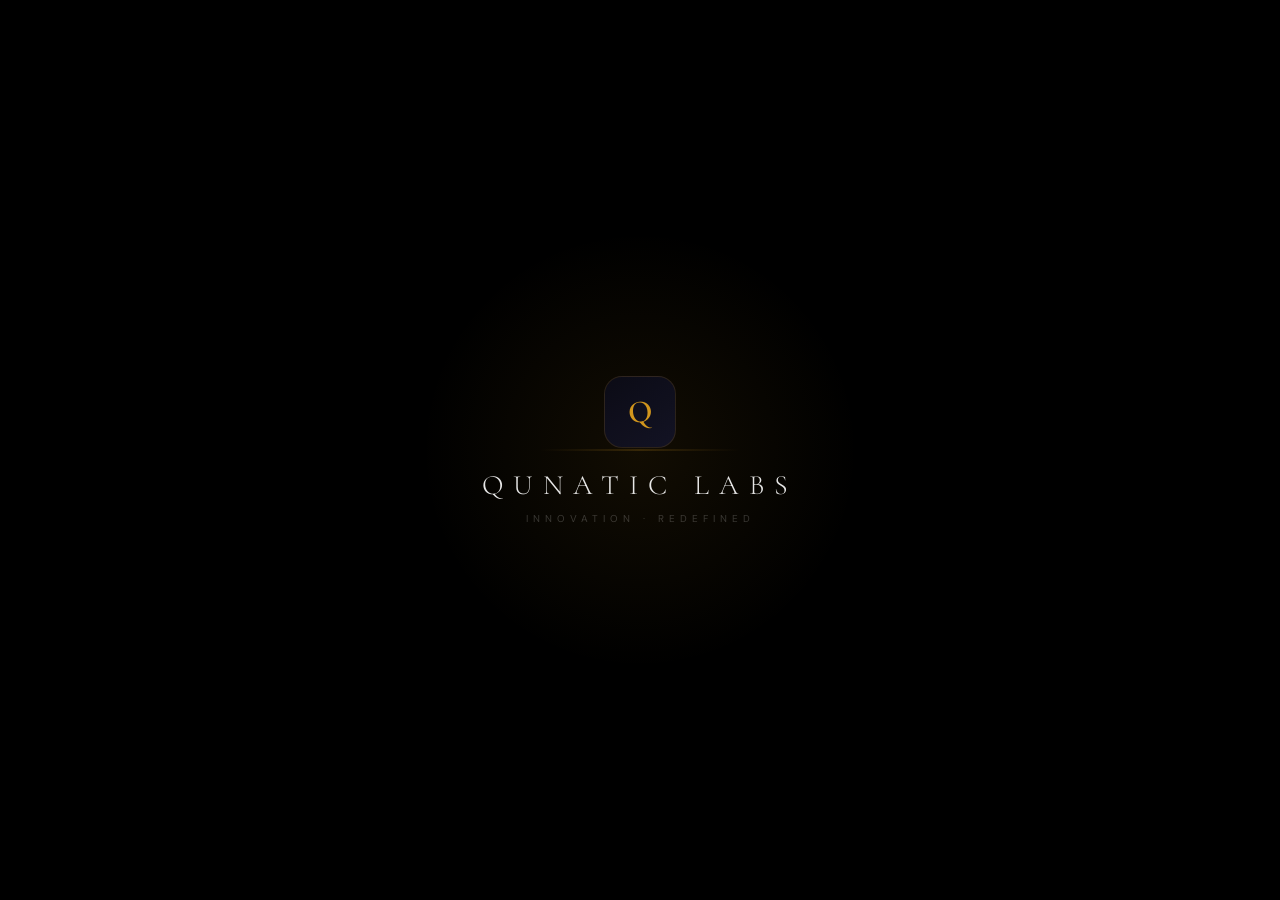
<file: 01-splash-onboarding.html>
<!DOCTYPE html>
<html lang="en">

<head>
    <meta charset="UTF-8">
    <meta name="viewport"
        content="width=device-width,initial-scale=1,maximum-scale=1,user-scalable=no,viewport-fit=cover">
    <meta name="theme-color" content="#1A1108">
    <meta name="description" content="POTENTRIX — Think. Create. Achieve.">
    <title>POTENTRIX — Welcome</title>
    <link rel="dns-prefetch" href="https://fonts.googleapis.com">
    <link rel="preconnect" href="https://fonts.googleapis.com">
    <link rel="preconnect" href="https://fonts.gstatic.com" crossorigin>
    <link
        href="https://fonts.googleapis.com/css2?family=Cormorant+Garamond:wght@300;400;600&family=DM+Sans:opsz,wght@9..40,300;9..40,400;9..40,500&display=swap"
        rel="stylesheet" media="print" onload="this.media='all'">
    <noscript><link rel="stylesheet" href="https://fonts.googleapis.com/css2?family=Cormorant+Garamond:wght@300;400;600&family=DM+Sans:opsz,wght@9..40,300;9..40,400;9..40,500&display=swap"></noscript>
    <link rel="manifest" href="manifest.json">
    <link rel="apple-touch-icon" href="data:image/svg+xml,<svg xmlns='http://www.w3.org/2000/svg' viewBox='0 0 180 180'><rect width='180' height='180' rx='40' fill='%231A1108'/><text x='90' y='115' font-size='100' text-anchor='middle' fill='%23E6A520'>P</text></svg>">
    <meta property="og:type" content="website">
    <meta property="og:title" content="POTENTRIX — Welcome">
    <meta property="og:description" content="Think. Create. Achieve. — Your Advanced AI Companion">
    <meta name="twitter:card" content="summary">
    <link rel="stylesheet" href="styles.css">
    <style>
        /* ===== CINEMATIC INTRO — CLEAN & PREMIUM ===== */
        .cinema {
            position: fixed; inset: 0; z-index: 999;
            background: #000;
            display: flex; align-items: center; justify-content: center;
            overflow: hidden
        }
        .cinema--out {
            animation: cinema-out 1.4s cubic-bezier(.4,0,.2,1) forwards
        }
        @keyframes cinema-out {
            0%   { opacity: 1 }
            100% { opacity: 0; visibility: hidden }
        }

        /* Ambient glow — single subtle light behind content */
        .cinema__glow {
            position: absolute;
            width: 340px; height: 340px;
            border-radius: 50%;
            top: 50%; left: 50%;
            transform: translate(-50%, -50%);
            background: radial-gradient(circle, rgba(230,165,32,.08), transparent 70%);
            opacity: 0;
            transition: opacity 2s ease, transform 4s ease;
            pointer-events: none
        }
        .cinema__glow--on {
            opacity: 1;
            transform: translate(-50%, -50%) scale(1.3)
        }
        .cinema__glow--bright {
            background: radial-gradient(circle, rgba(230,165,32,.14), rgba(0,255,136,.04) 50%, transparent 70%);
            transform: translate(-50%, -50%) scale(1.8) !important;
            transition: opacity 1.5s ease, transform 2s ease, background 1.5s ease !important
        }

        /* Thin horizontal rule */
        .cinema__rule {
            position: absolute;
            top: 50%; left: 50%;
            transform: translate(-50%, -50%);
            width: 0; height: 1px;
            background: linear-gradient(90deg, transparent, rgba(230,165,32,.35), transparent);
            z-index: 1;
            transition: width 1.2s cubic-bezier(.4,0,.2,1)
        }
        .cinema__rule--on { width: 200px }
        .cinema__rule--wide { width: 300px; background: linear-gradient(90deg, transparent, rgba(0,255,136,.25), transparent) }
        .cinema__rule--off {
            opacity: 0;
            transition: opacity .6s ease, width 1.2s cubic-bezier(.4,0,.2,1)
        }

        /* ── Qunatic Labs ── */
        .cinema__studio {
            position: relative; z-index: 2;
            text-align: center;
            opacity: 0;
            transform: translateY(6px);
            transition: opacity 1s ease, transform 1s cubic-bezier(.4,0,.2,1)
        }
        .cinema__studio--in {
            opacity: 1; transform: translateY(0)
        }
        .cinema__studio--out {
            opacity: 0; transform: translateY(-6px);
            transition: opacity .8s ease, transform .8s ease
        }

        .cinema__studio-icon {
            width: 72px; height: 72px;
            border-radius: 18px;
            background: linear-gradient(145deg, #0c0c18, #141428);
            border: 1px solid rgba(230,165,32,.15);
            display: flex; align-items: center; justify-content: center;
            margin: 0 auto 20px;
            font-size: 32px; font-weight: 600;
            font-family: var(--font-d);
            color: var(--gold);
            opacity: .9
        }

        .cinema__studio-name {
            font-family: var(--font-d);
            font-size: 28px; font-weight: 300;
            color: rgba(255,255,255,.9);
            letter-spacing: 10px;
            text-transform: uppercase;
            margin-bottom: 10px
        }

        .cinema__studio-tag {
            font-size: 10px;
            color: rgba(255,255,255,.2);
            letter-spacing: 5px;
            text-transform: uppercase
        }

        /* ── POTENTRIX ── */
        .cinema__product {
            position: absolute; z-index: 2;
            text-align: center;
            opacity: 0;
            transform: scale(.95);
            transition: opacity 1.2s ease, transform 1.2s cubic-bezier(.4,0,.2,1)
        }
        .cinema__product--in {
            opacity: 1; transform: scale(1)
        }

        .cinema__ptx-logo {
            width: 96px; height: 96px;
            border-radius: 24px;
            background: conic-gradient(from 0deg, var(--gold), var(--accent), var(--gold-lt), var(--gold));
            display: flex; align-items: center; justify-content: center;
            margin: 0 auto 24px;
            box-shadow: 0 0 60px rgba(0,255,136,.12), 0 0 120px rgba(230,165,32,.08)
        }
        .cinema__ptx-letter {
            font-family: var(--font-d);
            font-size: 48px; font-weight: 600;
            color: var(--surface)
        }
        .cinema__ptx-name {
            font-family: var(--font-d);
            font-size: 36px; font-weight: 300;
            color: var(--gold-lt);
            letter-spacing: 8px;
            margin-bottom: 10px
        }
        .cinema__ptx-sub {
            font-size: 11px;
            color: rgba(0,255,136,.5);
            letter-spacing: 4px;
            text-transform: uppercase;
            opacity: 0;
            transform: translateY(6px);
            transition: opacity .8s ease .3s, transform .8s ease .3s
        }
        .cinema__ptx-sub--in {
            opacity: 1; transform: translateY(0)
        }

        .app { overflow: hidden; opacity: 0; transition: opacity .6s ease }
        /* SKIP */

        .skip {
            position: absolute;
            top: calc(var(--safe-t) + 12px);
            right: 16px;
            z-index: 10;
            font-size: 14px;
            color: var(--text-3);
            padding: 8px 16px;
            border-radius: 20px;
            min-height: 44px;
            display: flex;
            align-items: center;
            transition: color .15s
        }

        .skip:hover {
            color: var(--text-1)
        }

        /* SLIDES */

        .slides {
            flex: 1;
            display: flex;
            transition: transform .5s var(--spring);
            will-change: transform
        }

        .slide {
            flex: 0 0 100%;
            display: flex;
            flex-direction: column;
            align-items: center;
            justify-content: center;
            padding: 0 32px;
            text-align: center
        }

        /* SLIDE 1 — WELCOME */

        .hex-logo {
            width: 120px;
            height: 120px;
            border-radius: 24px;
            background: conic-gradient(from 0deg, var(--gold), var(--accent), var(--gold-lt), var(--gold));
            display: flex;
            align-items: center;
            justify-content: center;
            margin-bottom: 32px;
            animation: hex-spin 8s linear infinite, hex-float 3s ease-in-out infinite;
            box-shadow: 0 0 40px rgba(0, 255, 136, .15), 0 0 80px rgba(230, 165, 32, .1)
        }

        .hex-logo__letter {
            font-family: var(--font-d);
            font-size: 56px;
            font-weight: 600;
            color: var(--surface);
            text-shadow: 0 0 8px rgba(0, 0, 0, .3)
        }

        .welcome-title {
            font-family: var(--font-d);
            font-size: 36px;
            font-weight: 300;
            color: var(--gold-lt);
            margin-bottom: 12px;
            opacity: 0;
            animation: fade-up .6s var(--spring) .3s forwards
        }

        .welcome-sub {
            font-size: 15px;
            color: var(--text-2);
            line-height: 1.6;
            max-width: 300px;
            opacity: 0;
            animation: fade-up .6s var(--spring) .5s forwards
        }

        .welcome-tag {
            font-size: 12px;
            color: var(--accent);
            letter-spacing: 2px;
            text-transform: uppercase;
            margin-top: 24px;
            opacity: 0;
            animation: fade-up .6s var(--spring) .7s forwards
        }

        /* SLIDE 2 — LANGUAGE */

        .slide-title {
            font-family: var(--font-d);
            font-size: 28px;
            font-weight: 300;
            color: var(--gold-lt);
            margin-bottom: 8px
        }

        .slide-desc {
            font-size: 14px;
            color: var(--text-3);
            margin-bottom: 32px
        }

        .lang-cards {
            display: flex;
            flex-direction: column;
            gap: 12px;
            width: 100%;
            max-width: 320px
        }

        .lang-card {
            display: flex;
            align-items: center;
            gap: 16px;
            padding: 16px 20px;
            border-radius: 16px;
            background: var(--glass);
            border: 1px solid var(--glass-border);
            transition: all .2s var(--spring);
            min-height: 64px;
            text-align: left;
            width: 100%
        }

        .lang-card:active {
            transform: scale(.97)
        }

        .lang-card--selected {
            border-color: var(--gold);
            background: var(--glass2);
            box-shadow: 0 0 20px rgba(230, 165, 32, .1)
        }

        .lang-card__flag {
            font-size: 28px
        }

        .lang-card__info {
            flex: 1
        }

        .lang-card__name {
            font-size: 16px;
            font-weight: 500;
            color: var(--text-1)
        }

        .lang-card__desc {
            font-size: 12px;
            color: var(--text-3);
            margin-top: 2px
        }

        .lang-card__check {
            width: 24px;
            height: 24px;
            border-radius: 50%;
            border: 2px solid var(--glass-border);
            display: flex;
            align-items: center;
            justify-content: center;
            font-size: 14px;
            transition: all .2s
        }

        .lang-card--selected .lang-card__check {
            background: var(--gold);
            border-color: var(--gold);
            color: var(--surface)
        }

        /* SLIDE 3 — MODE */

        .mode-grid {
            display: grid;
            grid-template-columns: 1fr 1fr;
            gap: 10px;
            width: 100%;
            max-width: 320px
        }

        .mode-card {
            display: flex;
            flex-direction: column;
            align-items: center;
            gap: 6px;
            padding: 16px 12px;
            border-radius: 16px;
            background: var(--glass);
            border: 1px solid var(--glass-border);
            transition: all .2s var(--spring);
            min-height: 80px;
            width: 100%
        }

        .mode-card:active {
            transform: scale(.96)
        }

        .mode-card--selected {
            background: var(--glass2);
            box-shadow: 0 0 16px rgba(0, 0, 0, .3)
        }

        .mode-card__icon {
            font-size: 28px
        }

        .mode-card__name {
            font-size: 13px;
            font-weight: 500;
            color: var(--text-1)
        }

        .mode-card__desc {
            font-size: 10px;
            color: var(--text-3)
        }

        /* BOTTOM */

        .bottom {
            padding: 20px 32px calc(var(--safe-b) + 24px);
            display: flex;
            flex-direction: column;
            align-items: center;
            gap: 20px
        }

        .dots {
            display: flex;
            gap: 8px
        }

        .dot {
            width: 10px;
            height: 10px;
            border-radius: 50%;
            background: var(--glass-border);
            transition: all .3s var(--spring)
        }

        .dot--active {
            background: var(--gold);
            width: 28px;
            border-radius: 5px;
            box-shadow: 0 0 8px rgba(230, 165, 32, .3)
        }

        .btn-primary {
            width: 100%;
            max-width: 320px;
            padding: 16px;
            border-radius: 16px;
            background: linear-gradient(135deg, var(--gold), var(--gold-lt));
            color: var(--surface);
            font-size: 16px;
            font-weight: 600;
            box-shadow: 0 4px 20px rgba(230, 165, 32, .3);
            transition: transform .15s;
            min-height: 52px
        }

        .btn-primary:active {
            transform: scale(.97)
        }

        .btn-primary:focus-visible {
            outline: 2px solid var(--ivory);
            outline-offset: 3px
        }

        .btn-primary--accent {
            background: linear-gradient(135deg, var(--accent-dk), #006B3A);
            color: var(--accent);
            box-shadow: 0 4px 20px rgba(0, 255, 136, .15)
        }

    </style>
</head>

<body>
    <!-- CINEMATIC INTRO -->
    <div class="cinema" id="cinema">
        <div class="cinema__glow" id="glow"></div>
        <div class="cinema__rule" id="rule"></div>

        <!-- Qunatic Labs -->
        <div class="cinema__studio" id="studioLogo">
            <div class="cinema__studio-icon">Q</div>
            <div class="cinema__studio-name">Qunatic Labs</div>
            <div class="cinema__studio-tag">Innovation · Redefined</div>
        </div>

        <!-- POTENTRIX -->
        <div class="cinema__product" id="ptxLogo">
            <div class="cinema__ptx-logo"><span class="cinema__ptx-letter">P</span></div>
            <div class="cinema__ptx-name">POTENTRIX</div>
            <div class="cinema__ptx-sub" id="ptxSub">Think · Create · Achieve</div>
        </div>
    </div>

    <div class="ambient" aria-hidden="true">
        <div class="ambient__orb ambient__o1"></div>
        <div class="ambient__orb ambient__o2"></div>
        <div class="ambient__grain"></div>
    </div>
    <div class="app">
        <button class="skip" id="skipBtn" aria-label="Skip onboarding">Skip →</button>

        <div class="slides" id="slides">
            <!-- SLIDE 1: WELCOME -->
            <div class="slide" id="slide0">
                <div class="hex-logo"><span class="hex-logo__letter">P</span></div>
                <div class="welcome-title">POTENTRIX</div>
                <div class="welcome-sub">Your advanced AI companion — intelligent, versatile, and always ready to help.</div>
                <div class="welcome-tag">Infinite Intelligence · Limitless Potential</div>
            </div>
            <!-- SLIDE 2: LANGUAGE -->
            <div class="slide" id="slide1">
                <div class="slide-title">Choose Your Language</div>
                <div class="slide-desc">How should POTENTRIX speak to you?</div>
                <div class="lang-cards" id="langCards">
                    <button class="lang-card lang-card--selected" data-lang="en"><span
                            class="lang-card__flag">🇬🇧</span>
                        <div class="lang-card__info">
                            <div class="lang-card__name">English</div>
                            <div class="lang-card__desc">Clear, precise communication</div>
                        </div>
                        <div class="lang-card__check">✓</div>
                    </button>
                    <button class="lang-card" data-lang="ta"><span class="lang-card__flag">🇮🇳</span>
                        <div class="lang-card__info">
                            <div class="lang-card__name">தமிழ் (Tamil)</div>
                            <div class="lang-card__desc">இயல்பான உரையாடல்</div>
                        </div>
                        <div class="lang-card__check"></div>
                    </button>
                    <button class="lang-card" data-lang="tanglish"><span class="lang-card__flag">⚡</span>
                        <div class="lang-card__info">
                            <div class="lang-card__name">Tanglish</div>
                            <div class="lang-card__desc">Tamil + English mix, bro!</div>
                        </div>
                        <div class="lang-card__check"></div>
                    </button>
                </div>
            </div>
            <!-- SLIDE 3: MODE -->
            <div class="slide" id="slide2">
                <div class="slide-title">How Should I Act?</div>
                <div class="slide-desc">Choose your POTENTRIX personality</div>
                <div class="mode-grid" id="modeGrid">
                    <button class="mode-card mode-card--selected" data-mode="friendly"
                        style="border-color:#E6A520"><span class="mode-card__icon">😊</span><span
                            class="mode-card__name">Friendly</span><span class="mode-card__desc">Best friend
                            vibes</span></button>
                    <button class="mode-card" data-mode="professional" data-color="#4A9EFF"><span
                            class="mode-card__icon">💼</span><span class="mode-card__name">Professional</span><span
                            class="mode-card__desc">Sharp & precise</span></button>
                    <button class="mode-card" data-mode="coder" data-color="#00FF88"><span
                            class="mode-card__icon">💻</span><span class="mode-card__name">Coder</span><span
                            class="mode-card__desc">Senior dev partner</span></button>
                    <button class="mode-card" data-mode="story" data-color="#FF6B9D"><span
                            class="mode-card__icon">📖</span><span class="mode-card__name">Story Teller</span><span
                            class="mode-card__desc">Epic tales master</span></button>
                    <button class="mode-card" data-mode="roast" data-color="#FF4444"><span
                            class="mode-card__icon">🔥</span><span class="mode-card__name">Roast</span><span
                            class="mode-card__desc">Savage but loveable</span></button>
                    <button class="mode-card" data-mode="teacher" data-color="#A78BFA"><span
                            class="mode-card__icon">🎓</span><span class="mode-card__name">Teacher</span><span
                            class="mode-card__desc">World's best explainer</span></button>
                </div>
            </div>
        </div>

        <div class="bottom">
            <div class="dots" id="dots">
                <div class="dot dot--active"></div>
                <div class="dot"></div>
                <div class="dot"></div>
            </div>
            <button class="btn-primary" id="nextBtn">Continue →</button>
        </div>
    </div>

    <script src="app.js"></script>
    <script>
        (function () {
            'use strict';

            // ===== CINEMATIC INTRO =====
            var cinema  = document.getElementById('cinema');
            var studio  = document.getElementById('studioLogo');
            var ptx     = document.getElementById('ptxLogo');
            var glow    = document.getElementById('glow');
            var rule    = document.getElementById('rule');
            var ptxSub  = document.getElementById('ptxSub');
            var appEl   = document.querySelector('.app');

            function t(fn, ms) { setTimeout(fn, ms); }

            /* ─── Timeline (~6s, slow & confident) ─── */

            // 0.4s  — ambient glow fades on
            t(function () { glow.classList.add('cinema__glow--on'); }, 400);

            // 0.8s  — thin gold line draws
            t(function () { rule.classList.add('cinema__rule--on'); }, 800);

            // 1.0s  — Qunatic Labs fades up
            t(function () { studio.classList.add('cinema__studio--in'); }, 1000);

            // 3.0s  — Qunatic Labs fades out, line fades
            t(function () {
                studio.classList.remove('cinema__studio--in');
                studio.classList.add('cinema__studio--out');
                rule.classList.add('cinema__rule--off');
            }, 3000);

            // 3.8s  — glow intensifies, new line, POTENTRIX appears
            t(function () {
                glow.classList.add('cinema__glow--bright');
                rule.classList.remove('cinema__rule--on', 'cinema__rule--off');
                void rule.offsetWidth;
                rule.classList.add('cinema__rule--wide');
                ptx.classList.add('cinema__product--in');
            }, 3800);

            // 4.2s  — subtitle fades in
            t(function () { ptxSub.classList.add('cinema__ptx-sub--in'); }, 4200);

            // 5.8s  — cinema fades to black → app reveals
            t(function () {
                cinema.classList.add('cinema--out');
                appEl.style.opacity = '1';
            }, 5800);

            // 7.2s  — remove cinema from DOM
            t(function () { cinema.remove(); }, 7200);

            // ===== ONBOARDING =====
            let step = 0; const total = 3;
            let selectedLang = 'en', selectedMode = 'friendly';
            const slides = document.getElementById('slides'), dots = document.getElementById('dots'), nextBtn = document.getElementById('nextBtn');
            const modeColors = { friendly: '#E6A520', professional: '#4A9EFF', coder: '#00FF88', story: '#FF6B9D', roast: '#FF4444', teacher: '#A78BFA' };

            function goTo(s) {
                step = Math.max(0, Math.min(total - 1, s));
                slides.style.transform = 'translateX(-' + step * 100 + '%)';
                dots.querySelectorAll('.dot').forEach((d, i) => d.classList.toggle('dot--active', i === step));
                nextBtn.textContent = step === total - 1 ? 'Activate POTENTRIX →' : 'Continue →';
                if (step === total - 1) { nextBtn.classList.add('btn-primary--accent'); } else { nextBtn.classList.remove('btn-primary--accent'); }
            }
            nextBtn.addEventListener('click', () => {
                if (step < total - 1) { goTo(step + 1); }
                else { PTX.set('lang', selectedLang); PTX.set('mode', selectedMode); PTX.set('onboarded', 'true'); window.location.href = '02-chat-interface.html'; }
            });
            document.getElementById('skipBtn').addEventListener('click', () => { PTX.set('onboarded', 'true'); window.location.href = '02-chat-interface.html'; });

            // Language selection
            document.getElementById('langCards').addEventListener('click', e => {
                const card = e.target.closest('.lang-card'); if (!card) return;
                selectedLang = card.dataset.lang;
                document.querySelectorAll('.lang-card').forEach(c => { c.classList.remove('lang-card--selected'); c.querySelector('.lang-card__check').textContent = ''; });
                card.classList.add('lang-card--selected'); card.querySelector('.lang-card__check').textContent = '✓';
            });

            // Mode selection
            document.getElementById('modeGrid').addEventListener('click', e => {
                const card = e.target.closest('.mode-card'); if (!card) return;
                selectedMode = card.dataset.mode;
                const color = card.dataset.color || modeColors[selectedMode] || '#E6A520';
                document.querySelectorAll('.mode-card').forEach(c => { c.classList.remove('mode-card--selected'); c.style.borderColor = ''; });
                card.classList.add('mode-card--selected'); card.style.borderColor = color;
            });

            // Swipe
            let startX = 0;
            slides.addEventListener('touchstart', e => { startX = e.touches[0].clientX; }, { passive: true });
            slides.addEventListener('touchend', e => { const diff = startX - e.changedTouches[0].clientX; if (Math.abs(diff) > 50) { diff > 0 ? goTo(step + 1) : goTo(step - 1); } }, { passive: true });

            goTo(0);
        })();
    </script>
</body>

</html>
</file>
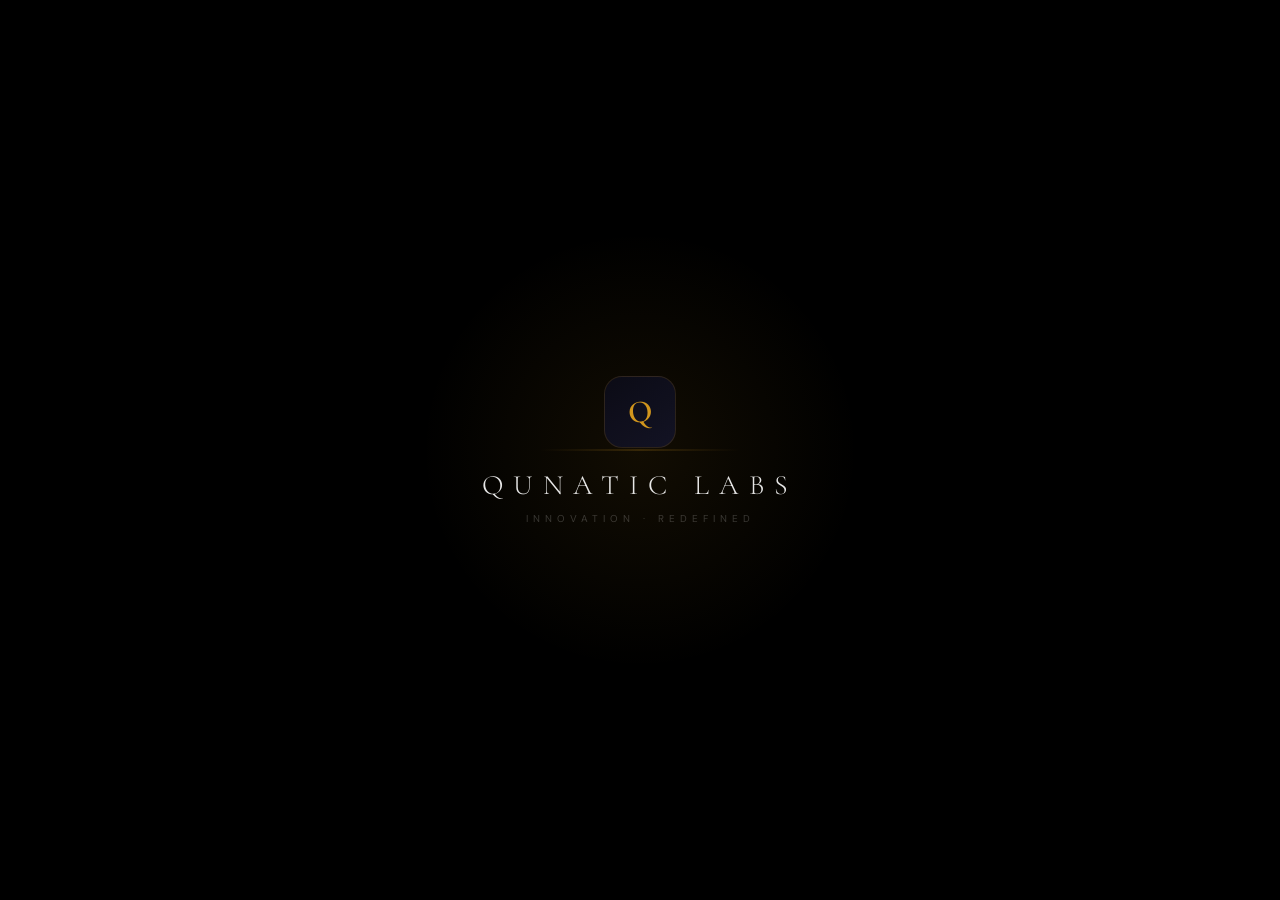
<file: 02-chat-interface.html>
<!DOCTYPE html>
<html lang="en">

<head>
    <meta charset="UTF-8">
    <meta name="viewport"
        content="width=device-width,initial-scale=1,maximum-scale=1,user-scalable=no,viewport-fit=cover">
    <meta name="theme-color" content="#1A1108">
    <meta name="description" content="POTENTRIX — Your Advanced AI Companion">
    <title>POTENTRIX — Chat</title>
    <link rel="dns-prefetch" href="https://fonts.googleapis.com">
    <link rel="preconnect" href="https://fonts.googleapis.com">
    <link rel="preconnect" href="https://fonts.gstatic.com" crossorigin>
    <link
        href="https://fonts.googleapis.com/css2?family=Cormorant+Garamond:wght@300;400;600&family=DM+Sans:opsz,wght@9..40,300;9..40,400;9..40,500&family=JetBrains+Mono:wght@400;500&display=swap"
        rel="stylesheet" media="print" onload="this.media='all'">
    <noscript><link rel="stylesheet" href="https://fonts.googleapis.com/css2?family=Cormorant+Garamond:wght@300;400;600&family=DM+Sans:opsz,wght@9..40,300;9..40,400;9..40,500&family=JetBrains+Mono:wght@400;500&display=swap"></noscript>
    <link rel="manifest" href="manifest.json">
    <link rel="apple-touch-icon" href="data:image/svg+xml,<svg xmlns='http://www.w3.org/2000/svg' viewBox='0 0 180 180'><rect width='180' height='180' rx='40' fill='%231A1108'/><text x='90' y='115' font-size='100' text-anchor='middle' fill='%23E6A520'>P</text></svg>">
    <meta property="og:type" content="website">
    <meta property="og:title" content="POTENTRIX — Chat">
    <meta property="og:description" content="Your Advanced AI Companion">
    <meta name="twitter:card" content="summary">
    <link rel="stylesheet" href="styles.css">
    <style>
        /* HEADER */

        .hdr__menu {
            width: 44px;
            height: 44px;
            display: flex;
            align-items: center;
            justify-content: center;
            border-radius: 50%;
            transition: background .15s
        }

        .hdr__menu:hover {
            background: var(--glass)
        }

        .hdr__menu:active {
            transform: scale(.96)
        }

        .hdr__menu svg {
            width: 20px;
            height: 20px;
            stroke: var(--text-2);
            fill: none;
            stroke-width: 2;
            stroke-linecap: round
        }

        .hdr__hex {
            width: 38px;
            height: 38px;
            border-radius: 10px;
            background: conic-gradient(from 0deg, var(--gold), var(--accent), var(--gold));
            display: flex;
            align-items: center;
            justify-content: center;
            flex-shrink: 0;
            animation: hex-spin 8s linear infinite;
            box-shadow: 0 0 12px rgba(0, 255, 136, .2)
        }

        .hdr__hex-letter {
            font-family: var(--font-d);
            font-size: 20px;
            font-weight: 600;
            color: var(--surface);
            text-shadow: 0 0 4px rgba(0, 0, 0, .3)
        }

        .hdr__info {
            flex: 1;
            min-width: 0
        }

        .hdr__name {
            font-family: var(--font-d);
            font-size: 18px;
            font-weight: 400;
            color: var(--gold-lt)
        }

        .hdr__status {
            font-size: 11px;
            color: var(--text-3);
            display: flex;
            align-items: center;
            gap: 4px
        }

        .hdr__dot {
            width: 7px;
            height: 7px;
            border-radius: 50%;
            background: var(--accent);
            animation: pulse-d 2s ease-in-out infinite;
            box-shadow: 0 0 6px var(--accent)
        }

        @keyframes pulse-d {

            0%,
            100% {
                opacity: 1
            }

            50% {
                opacity: .4
            }
        }

        .hdr__langs {
            display: flex;
            gap: 4px
        }

        .lang-chip {
            padding: 4px 10px;
            border-radius: 20px;
            font-size: 11px;
            font-weight: 500;
            background: var(--glass);
            border: 1px solid var(--glass-border);
            color: var(--text-3);
            transition: all .15s;
            min-height: 30px;
            display: flex;
            align-items: center
        }

        .lang-chip--active {
            background: rgba(230, 165, 32, .15);
            border-color: var(--gold);
            color: var(--gold)
        }

        .lang-chip:active {
            transform: scale(.96)
        }

        /* DRAWER */

        .drawer-overlay {
            position: fixed;
            inset: 0;
            background: rgba(0, 0, 0, .6);
            z-index: 50;
            opacity: 0;
            pointer-events: none;
            transition: opacity .3s
        }

        .drawer-overlay--open {
            opacity: 1;
            pointer-events: auto
        }

        .drawer {
            position: fixed;
            top: 0;
            left: 0;
            bottom: 0;
            width: 85%;
            max-width: 340px;
            background: var(--surface-raised);
            z-index: 51;
            transform: translateX(-100%);
            transition: transform .35s var(--spring);
            display: flex;
            flex-direction: column;
            padding: calc(var(--safe-t) + 16px) 20px 20px;
            overflow-y: auto;
            border-right: 1px solid var(--glass-border)
        }

        .drawer--open {
            transform: translateX(0)
        }

        .drawer__logo {
            display: flex;
            align-items: center;
            gap: 12px;
            margin-bottom: 8px
        }

        .drawer__logo-hex {
            width: 44px;
            height: 44px;
            border-radius: 12px;
            background: conic-gradient(from 0deg, var(--gold), var(--accent), var(--gold));
            display: flex;
            align-items: center;
            justify-content: center
        }

        .drawer__logo-letter {
            font-family: var(--font-d);
            font-size: 22px;
            font-weight: 600;
            color: var(--surface)
        }

        .drawer__logo-text {
            font-family: var(--font-d);
            font-size: 22px;
            color: var(--gold-lt)
        }

        .drawer__tag {
            font-size: 11px;
            color: var(--text-3);
            margin-bottom: 24px
        }

        .drawer__section {
            font-size: 10px;
            font-weight: 600;
            letter-spacing: 1.5px;
            text-transform: uppercase;
            color: var(--text-3);
            margin: 20px 0 8px
        }

        .drawer__link {
            display: flex;
            align-items: center;
            gap: 12px;
            padding: 12px;
            border-radius: 12px;
            font-size: 14px;
            color: var(--text-2);
            transition: all .15s;
            min-height: 44px
        }

        .drawer__link:hover {
            background: var(--glass);
            color: var(--text-1)
        }

        .drawer__link--active {
            background: var(--glass2);
            color: var(--gold)
        }

        .drawer__link-icon {
            font-size: 18px;
            width: 24px;
            text-align: center
        }

        .drawer__modes {
            display: grid;
            grid-template-columns: 1fr 1fr 1fr;
            gap: 6px;
            margin-top: 4px
        }

        .drawer__mode {
            padding: 8px 6px;
            border-radius: 10px;
            background: var(--glass);
            border: 1px solid var(--glass-border);
            font-size: 11px;
            text-align: center;
            transition: all .15s;
            display: flex;
            flex-direction: column;
            align-items: center;
            gap: 2px
        }

        .drawer__mode--active {
            border-color: var(--mode-color);
            box-shadow: 0 0 12px rgba(0, 0, 0, .3)
        }

        .drawer__mode:active {
            transform: scale(.96)
        }

        .drawer__mode-icon {
            font-size: 18px
        }

        .drawer__mode-name {
            font-size: 10px;
            color: var(--text-2)
        }

        .drawer__bottom {
            margin-top: auto;
            padding-top: 20px;
            border-top: 1px solid var(--glass-border)
        }

        .drawer__danger {
            color: #f87171;
            font-size: 13px;
            padding: 12px;
            border-radius: 12px;
            min-height: 44px;
            display: flex;
            align-items: center;
            gap: 8px
        }

        .drawer__danger:hover {
            background: rgba(248, 113, 113, .08)
        }

        /* SUGGESTIONS */

        .suggestions {
            display: flex;
            gap: 6px;
            padding: 8px 12px;
            overflow-x: auto;
            -webkit-overflow-scrolling: touch;
            scrollbar-width: none;
            flex-shrink: 0
        }

        .suggestions::-webkit-scrollbar {
            display: none
        }

        .sug-chip {
            padding: 8px 14px;
            border-radius: 20px;
            background: var(--glass);
            border: 1px solid var(--glass-border);
            font-size: 12px;
            color: var(--text-2);
            white-space: nowrap;
            transition: all .15s;
            min-height: 36px;
            flex-shrink: 0
        }

        .sug-chip:hover {
            border-color: var(--glass-border-hover);
            color: var(--text-1)
        }

        .sug-chip:active {
            transform: scale(.96)
        }

        /* MESSAGES */

        .msgs {
            flex: 1;
            overflow-y: auto;
            overflow-x: hidden;
            overscroll-behavior: contain;
            padding: 12px;
            display: flex;
            flex-direction: column;
            gap: 6px;
            scroll-behavior: smooth;
            -webkit-overflow-scrolling: touch;
            scrollbar-width: none
        }

        .msgs::-webkit-scrollbar {
            display: none
        }

        .msgs__date {
            text-align: center;
            font-size: 11px;
            color: var(--text-3);
            padding: 12px 0;
            letter-spacing: .5px
        }

        .msg {
            display: flex;
            flex-direction: column;
            max-width: 85%;
            opacity: 0;
            transform: translateY(16px) scale(.97);
            animation: msg-in .4s var(--spring) forwards
        }

        .msg--user {
            align-self: flex-end;
            align-items: flex-end
        }

        .msg--ai {
            align-self: flex-start;
            align-items: flex-start
        }

        @keyframes msg-in {
            to {
                opacity: 1;
                transform: translateY(0) scale(1)
            }
        }

        .msg__bubble--user {
            background: linear-gradient(135deg, var(--gold), var(--gold-lt));
            color: var(--surface);
            padding: 12px 18px;
            border-radius: 20px 20px 4px 20px;
            font-size: 15px;
            line-height: 1.5;
            box-shadow: 0 4px 16px rgba(230, 165, 32, .25);
            word-wrap: break-word
        }

        .msg__bubble--ai {
            background: var(--glass);
            border: 1px solid var(--glass-border);
            backdrop-filter: blur(16px);
            -webkit-backdrop-filter: blur(16px);
            padding: 12px 18px;
            border-radius: 20px 20px 20px 4px;
            font-size: 15px;
            line-height: 1.6;
            color: var(--text-1);
            word-wrap: break-word;
            position: relative
        }

        .msg__bubble--ai pre {
            background: rgba(0, 0, 0, .4);
            border: 1px solid rgba(255, 215, 122, .1);
            border-radius: 10px;
            padding: 14px;
            margin: 10px 0;
            overflow-x: auto;
            font-family: var(--font-c);
            font-size: 13px;
            line-height: 1.6;
            color: var(--accent);
            max-width: 100%;
            white-space: pre;
            word-wrap: normal;
            -webkit-overflow-scrolling: touch;
            scrollbar-width: thin
        }

        .msg__bubble--ai pre::-webkit-scrollbar {
            height: 4px
        }

        .msg__bubble--ai pre::-webkit-scrollbar-thumb {
            background: rgba(255, 215, 122, .2);
            border-radius: 4px
        }

        .msg__bubble--ai pre code {
            background: none;
            padding: 0;
            border-radius: 0;
            font-size: inherit;
            color: inherit
        }

        .msg__bubble--ai code {
            font-family: var(--font-c);
            font-size: 13px;
            background: rgba(0, 255, 136, .08);
            padding: 2px 6px;
            border-radius: 4px;
            color: var(--accent)
        }

        .msg__bubble--ai {
            max-width: 92%;
            overflow: hidden
        }

        /* ACTION BAR */
        .msg__actions {
            display: flex;
            gap: 4px;
            margin-top: 6px;
            padding: 0 2px;
            opacity: 0;
            animation: fade-up .3s ease forwards;
            animation-delay: .2s
        }

        .msg__action-btn {
            display: flex;
            align-items: center;
            justify-content: center;
            width: 32px;
            height: 32px;
            border-radius: 50%;
            background: var(--glass);
            border: 1px solid var(--glass-border);
            color: var(--text-3);
            font-size: 14px;
            transition: all .2s ease;
            cursor: pointer
        }

        .msg__action-btn:hover {
            background: var(--glass2);
            border-color: var(--glass-border-hover);
            color: var(--text-1)
        }

        .msg__action-btn:active {
            transform: scale(.9)
        }

        .msg__action-btn--active {
            color: var(--gold);
            border-color: rgba(230, 165, 32, .3);
            background: rgba(230, 165, 32, .1)
        }

        .msg__action-btn svg {
            width: 15px;
            height: 15px;
            stroke: currentColor;
            fill: none;
            stroke-width: 2;
            stroke-linecap: round;
            stroke-linejoin: round
        }

        @keyframes fade-up {
            from { opacity: 0; transform: translateY(4px) }
            to { opacity: 1; transform: translateY(0) }
        }

        .msg__time {
            font-size: 10px;
            color: var(--text-3);
            margin-top: 3px;
            padding: 0 4px
        }

        .msg__reactions {
            display: flex;
            gap: 4px;
            margin-top: 3px
        }

        .msg__react-btn {
            font-size: 13px;
            background: var(--glass);
            border: 1px solid var(--glass-border);
            border-radius: 20px;
            padding: 2px 7px;
            transition: all .15s
        }

        .msg__react-btn:active {
            transform: scale(.9)
        }

        /* TYPING */

        .typing {
            display: flex;
            align-items: center;
            gap: 8px;
            align-self: flex-start;
            opacity: 0;
            visibility: hidden
        }

        .typing--visible {
            opacity: 1;
            visibility: visible;
            animation: msg-in .4s var(--spring) forwards
        }

        .typing__hex {
            width: 28px;
            height: 28px;
            border-radius: 8px;
            background: conic-gradient(from 0deg, var(--gold), var(--accent), var(--gold));
            display: flex;
            align-items: center;
            justify-content: center;
            flex-shrink: 0;
            animation: hex-spin 8s linear infinite
        }

        .typing__hex-letter {
            font-family: var(--font-d);
            font-size: 13px;
            font-weight: 600;
            color: var(--surface)
        }

        .typing__body {
            background: var(--glass);
            border: 1px solid var(--glass-border);
            backdrop-filter: blur(16px);
            -webkit-backdrop-filter: blur(16px);
            padding: 12px 18px;
            border-radius: 20px 20px 20px 4px;
            display: flex;
            align-items: center;
            gap: 8px
        }

        .typing__dots {
            display: flex;
            gap: 4px
        }

        .typing__dot {
            width: 7px;
            height: 7px;
            border-radius: 50%;
            background: var(--accent);
            opacity: .4;
            animation: t-bounce 1.4s ease-in-out infinite
        }

        .typing__dot:nth-child(2) {
            animation-delay: .15s
        }

        .typing__dot:nth-child(3) {
            animation-delay: .3s
        }

        @keyframes t-bounce {

            0%,
            60%,
            100% {
                transform: translateY(0);
                opacity: .4
            }

            30% {
                transform: translateY(-5px);
                opacity: 1
            }
        }

        .typing__text {
            font-size: 11px;
            color: var(--text-3)
        }

        /* SCROLL FAB */

        .scroll-fab {
            position: absolute;
            bottom: 140px;
            right: 14px;
            width: 40px;
            height: 40px;
            border-radius: 50%;
            background: var(--surface-raised);
            border: 1px solid var(--glass-border);
            display: flex;
            align-items: center;
            justify-content: center;
            box-shadow: 0 8px 32px rgba(0, 0, 0, .3);
            z-index: 5;
            opacity: 0;
            transform: scale(.8);
            transition: opacity .3s var(--spring), transform .3s var(--spring);
            pointer-events: none
        }

        .scroll-fab--visible {
            opacity: 1;
            transform: scale(1);
            pointer-events: auto
        }

        .scroll-fab:active {
            transform: scale(.9)
        }

        .scroll-fab svg {
            width: 16px;
            height: 16px;
            stroke: var(--gold);
            fill: none;
            stroke-width: 2;
            stroke-linecap: round
        }

        /* MODE BAR */

        .mode-bar {
            display: flex;
            gap: 6px;
            padding: 6px 12px;
            overflow-x: auto;
            scrollbar-width: none;
            flex-shrink: 0;
            border-top: 1px solid var(--glass-border)
        }

        .mode-bar::-webkit-scrollbar {
            display: none
        }

        .mode-chip {
            padding: 6px 12px;
            border-radius: 20px;
            background: var(--glass);
            border: 1px solid var(--glass-border);
            font-size: 11px;
            font-weight: 500;
            color: var(--text-3);
            white-space: nowrap;
            transition: all .2s;
            min-height: 32px;
            display: flex;
            align-items: center;
            gap: 4px;
            flex-shrink: 0
        }

        .mode-chip--active {
            border-color: var(--mode-color);
            color: var(--mode-color);
            box-shadow: 0 0 10px rgba(0, 0, 0, .2)
        }

        .mode-chip:active {
            transform: scale(.96)
        }

        /* INPUT BAR */

        .input-bar {
            display: flex;
            align-items: flex-end;
            gap: 6px;
            padding: 6px 12px calc(var(--safe-b) + 6px);
            background: var(--surface-overlay);
            backdrop-filter: blur(24px);
            -webkit-backdrop-filter: blur(24px);
            border-top: 1px solid var(--glass-border);
            z-index: 10
        }

        .input-bar__btn {
            width: 44px;
            height: 44px;
            flex-shrink: 0;
            display: flex;
            align-items: center;
            justify-content: center;
            border-radius: 50%;
            transition: background .15s
        }

        .input-bar__btn:hover {
            background: var(--glass)
        }

        .input-bar__btn:active {
            transform: scale(.96)
        }

        .input-bar__btn svg {
            width: 20px;
            height: 20px;
            stroke: var(--text-2);
            fill: none;
            stroke-width: 2;
            stroke-linecap: round;
            stroke-linejoin: round
        }

        .input-bar__field {
            flex: 1;
            position: relative
        }

        .input-bar__ta {
            width: 100%;
            min-height: 44px;
            max-height: 120px;
            padding: 12px 14px;
            background: var(--glass);
            border: 1px solid var(--glass-border);
            border-radius: 16px;
            color: var(--text-1);
            font-size: 15px;
            line-height: 1.4;
            resize: none;
            overflow-y: auto;
            transition: border-color .15s;
            scrollbar-width: none
        }

        .input-bar__ta::-webkit-scrollbar {
            display: none
        }

        .input-bar__ta::placeholder {
            color: var(--text-3)
        }

        .input-bar__ta:focus {
            border-color: var(--glass-border-hover)
        }

        .input-bar__cc {
            position: absolute;
            bottom: 3px;
            right: 8px;
            font-size: 9px;
            color: var(--text-3);
            pointer-events: none;
            opacity: 0;
            transition: opacity .15s
        }

        .input-bar__cc--vis {
            opacity: 1
        }

        .input-bar__send {
            width: 44px;
            height: 44px;
            flex-shrink: 0;
            display: flex;
            align-items: center;
            justify-content: center;
            border-radius: 50%;
            background: linear-gradient(135deg, var(--gold), var(--gold-lt));
            box-shadow: 0 4px 16px rgba(230, 165, 32, .25);
            transition: transform .15s, opacity .15s;
            opacity: .4
        }

        .input-bar__send--active {
            opacity: 1
        }

        .input-bar__send:active {
            transform: scale(.96)
        }

        .input-bar__send:focus-visible {
            outline: 2px solid var(--ivory);
            outline-offset: 2px
        }

        .input-bar__send svg {
            width: 18px;
            height: 18px;
            stroke: var(--surface);
            fill: none;
            stroke-width: 2.5;
            stroke-linecap: round;
            stroke-linejoin: round;
            transform: translateX(1px)
        }

        /* ATTACH PREVIEW */
        .attach-preview {
            display: none;
            padding: 8px 12px 0;
            border-top: 1px solid var(--glass-border)
        }

        .attach-preview--visible {
            display: flex;
            flex-wrap: wrap;
            gap: 8px
        }

        .attach-preview__item {
            position: relative;
            border-radius: 12px;
            overflow: hidden;
            border: 1px solid var(--glass-border);
            background: var(--glass);
            animation: msg-in .3s var(--spring) forwards
        }

        .attach-preview__img {
            width: 72px;
            height: 72px;
            object-fit: cover;
            display: block
        }

        .attach-preview__file {
            display: flex;
            align-items: center;
            gap: 6px;
            padding: 10px 14px;
            font-size: 12px;
            color: var(--text-2);
            max-width: 180px
        }

        .attach-preview__file-icon {
            font-size: 18px;
            flex-shrink: 0
        }

        .attach-preview__file-name {
            overflow: hidden;
            text-overflow: ellipsis;
            white-space: nowrap
        }

        .attach-preview__remove {
            position: absolute;
            top: 4px;
            right: 4px;
            width: 20px;
            height: 20px;
            border-radius: 50%;
            background: rgba(0,0,0,.7);
            color: #fff;
            font-size: 12px;
            display: flex;
            align-items: center;
            justify-content: center;
            cursor: pointer;
            transition: transform .15s
        }

        .attach-preview__remove:hover {
            transform: scale(1.1)
        }

        /* IMAGE IN USER BUBBLE */
        .msg__img {
            max-width: 100%;
            max-height: 200px;
            border-radius: 12px;
            margin-bottom: 8px;
            display: block
        }

        /* VOICE RECORDING STATE */
        .input-bar__btn--recording {
            background: rgba(255, 68, 68, .15) !important
        }

        .input-bar__btn--recording svg {
            stroke: #FF4444 !important;
            animation: pulse-mic 1s ease-in-out infinite
        }

        @keyframes pulse-mic {
            0%, 100% { opacity: 1; transform: scale(1) }
            50% { opacity: .6; transform: scale(.9) }
        }

        .voice-indicator {
            display: none;
            align-items: center;
            gap: 8px;
            padding: 8px 12px 0;
            font-size: 12px;
            color: #FF4444
        }

        .voice-indicator--active {
            display: flex
        }

        .voice-indicator__bars {
            display: flex;
            align-items: center;
            gap: 2px;
            height: 16px
        }

        .voice-indicator__bar {
            width: 3px;
            background: #FF4444;
            border-radius: 2px;
            animation: voice-bar .8s ease-in-out infinite
        }

        .voice-indicator__bar:nth-child(1) { height: 8px; animation-delay: 0s }
        .voice-indicator__bar:nth-child(2) { height: 14px; animation-delay: .15s }
        .voice-indicator__bar:nth-child(3) { height: 10px; animation-delay: .3s }
        .voice-indicator__bar:nth-child(4) { height: 16px; animation-delay: .1s }
        .voice-indicator__bar:nth-child(5) { height: 6px; animation-delay: .25s }

        @keyframes voice-bar {
            0%, 100% { transform: scaleY(.5) }
            50% { transform: scaleY(1) }
        }

        /* CONTEXT MENU */

        .ctx-overlay {
            position: fixed;
            inset: 0;
            z-index: 99;
            display: none
        }

        .ctx-overlay--vis {
            display: block
        }

        .ctx-menu {
            position: fixed;
            background: var(--surface-raised);
            border: 1px solid var(--glass-border);
            border-radius: 12px;
            box-shadow: 0 8px 32px rgba(0, 0, 0, .4);
            z-index: 100;
            min-width: 180px;
            padding: 4px 0;
            opacity: 0;
            transform: scale(.9);
            transition: opacity .3s var(--spring), transform .3s var(--spring);
            pointer-events: none;
            backdrop-filter: blur(24px);
            -webkit-backdrop-filter: blur(24px)
        }

        .ctx-menu--vis {
            opacity: 1;
            transform: scale(1);
            pointer-events: auto
        }

        .ctx-menu__item {
            display: flex;
            align-items: center;
            gap: 12px;
            padding: 12px 18px;
            font-size: 14px;
            width: 100%;
            text-align: left;
            min-height: 44px;
            transition: background .15s
        }

        .ctx-menu__item:hover {
            background: var(--glass)
        }

        .ctx-menu__item:active {
            background: var(--glass2)
        }

        .ctx-menu__item-icon {
            font-size: 16px;
            width: 20px;
            text-align: center
        }

        .ctx-menu__divider {
            height: 1px;
            background: var(--glass-border);
            margin: 4px 0
        }

        .ctx-menu__item--danger {
            color: #f87171
        }

        /* TOAST */

        /* ERROR BANNER */

        .err-banner {
            display: none;
            align-items: center;
            justify-content: center;
            gap: 6px;
            padding: 8px 12px;
            background: rgba(248, 113, 113, .1);
            border-bottom: 1px solid rgba(248, 113, 113, .2);
            font-size: 12px;
            color: #f87171;
            flex-shrink: 0
        }

        .err-banner--vis {
            display: flex
        }

        .err-banner a {
            color: #f87171;
            text-decoration: underline
        }

    </style>
</head>

<body>
    <div class="ambient" aria-hidden="true">
        <div class="ambient__orb ambient__o1"></div>
        <div class="ambient__orb ambient__o2"></div>
        <div class="ambient__grain"></div>
    </div>

    <!-- DRAWER OVERLAY -->
    <div class="drawer-overlay" id="drawerOverlay"></div>

    <!-- DRAWER -->
    <nav class="drawer" id="drawer" aria-label="Navigation drawer">
        <div class="drawer__logo">
            <div class="drawer__logo-hex"><span class="drawer__logo-letter">P</span></div><span
                class="drawer__logo-text">POTENTRIX</span>
        </div>
        <div class="drawer__tag">Infinite Intelligence. Limitless Potential.</div>
        <div class="drawer__section">Navigate</div>
        <a class="drawer__link drawer__link--active" href="02-chat-interface.html"><span
                class="drawer__link-icon">💬</span>Chat</a>
        <a class="drawer__link" href="06-history.html"><span class="drawer__link-icon">🕓</span>History</a>
        <a class="drawer__link" href="07-mode-selector.html"><span class="drawer__link-icon">🎭</span>Modes</a>
        <a class="drawer__link" href="05-profile-persona.html"><span class="drawer__link-icon">👤</span>Personas</a>
        <a class="drawer__link" href="03-voice-mode.html"><span class="drawer__link-icon">🎙</span>Voice Mode</a>
        <a class="drawer__link" href="04-settings.html"><span class="drawer__link-icon">⚙️</span>Settings</a>
        <div class="drawer__section">AI Mode</div>
        <div class="drawer__modes" id="drawerModes">
            <button class="drawer__mode" data-mode="friendly"><span class="drawer__mode-icon">😊</span><span
                    class="drawer__mode-name">Friendly</span></button>
            <button class="drawer__mode" data-mode="professional"><span class="drawer__mode-icon">💼</span><span
                    class="drawer__mode-name">Pro</span></button>
            <button class="drawer__mode" data-mode="coder"><span class="drawer__mode-icon">💻</span><span
                    class="drawer__mode-name">Coder</span></button>
            <button class="drawer__mode" data-mode="story"><span class="drawer__mode-icon">📖</span><span
                    class="drawer__mode-name">Story</span></button>
            <button class="drawer__mode" data-mode="roast"><span class="drawer__mode-icon">🔥</span><span
                    class="drawer__mode-name">Roast</span></button>
            <button class="drawer__mode" data-mode="teacher"><span class="drawer__mode-icon">🎓</span><span
                    class="drawer__mode-name">Teacher</span></button>
        </div>
        <div class="drawer__bottom">
            <button class="drawer__danger" id="clearChat"><span>🗑️</span> Clear Chat History</button>
        </div>
    </nav>

    <div class="app">
        <!-- ERROR BANNER -->


        <!-- HEADER -->
        <header class="hdr">
            <button class="hdr__menu" id="menuBtn" aria-label="Open menu"><svg viewBox="0 0 24 24">
                    <path d="M3 12h18M3 6h18M3 18h18" />
                </svg></button>
            <div class="hdr__hex"><span class="hdr__hex-letter">P</span></div>
            <div class="hdr__info">
                <div class="hdr__name">POTENTRIX</div>
                <div class="hdr__status"><span class="hdr__dot"></span><span id="statusText">Activated ·
                        Unlimited</span></div>
            </div>
            <div class="hdr__langs" id="langBar">
                <button class="lang-chip" data-lang="en">🇬🇧</button>
                <button class="lang-chip" data-lang="ta">🇮🇳</button>
                <button class="lang-chip" data-lang="tanglish">⚡</button>
            </div>
        </header>

        <!-- SUGGESTIONS -->
        <div class="suggestions" id="suggestions"></div>

        <!-- MESSAGES -->
        <div class="msgs" id="msgs" role="log" aria-label="Chat messages" aria-live="polite">
            <div class="msgs__date">Today</div>
        </div>

        <!-- TYPING INDICATOR -->
        <div class="typing" id="typingInd">
            <div class="typing__hex"><span class="typing__hex-letter">P</span></div>
            <div class="typing__body">
                <div class="typing__dots">
                    <div class="typing__dot"></div>
                    <div class="typing__dot"></div>
                    <div class="typing__dot"></div>
                </div>
                <span class="typing__text">POTENTRIX is thinking...</span>
            </div>
        </div>

        <!-- SCROLL FAB -->
        <button class="scroll-fab" id="scrollFab" aria-label="Scroll to bottom"><svg viewBox="0 0 24 24">
                <path d="M7 13l5 5 5-5M7 6l5 5 5-5" />
            </svg></button>

        <!-- MODE BAR -->
        <div class="mode-bar" id="modeBar">
            <button class="mode-chip" data-mode="friendly" data-color="#E6A520"><span>😊</span> Friendly</button>
            <button class="mode-chip" data-mode="professional" data-color="#4A9EFF"><span>💼</span> Pro</button>
            <button class="mode-chip" data-mode="coder" data-color="#00FF88"><span>💻</span> Coder</button>
            <button class="mode-chip" data-mode="story" data-color="#FF6B9D"><span>📖</span> Story</button>
            <button class="mode-chip" data-mode="roast" data-color="#FF4444"><span>🔥</span> Roast</button>
            <button class="mode-chip" data-mode="teacher" data-color="#A78BFA"><span>🎓</span> Teacher</button>
        </div>

        <!-- ATTACH PREVIEW -->
        <div class="attach-preview" id="attachPreview"></div>

        <!-- VOICE INDICATOR -->
        <div class="voice-indicator" id="voiceIndicator">
            <div class="voice-indicator__bars">
                <div class="voice-indicator__bar"></div>
                <div class="voice-indicator__bar"></div>
                <div class="voice-indicator__bar"></div>
                <div class="voice-indicator__bar"></div>
                <div class="voice-indicator__bar"></div>
            </div>
            <span>Listening...</span>
        </div>

        <!-- HIDDEN FILE INPUTS -->
        <input type="file" id="fileInput" accept="image/jpeg,image/png,image/gif,image/webp,.txt,.csv,.json,.md" multiple hidden>
        <input type="file" id="cameraInput" accept="image/*" capture="environment" hidden>

        <!-- INPUT BAR -->
        <div class="input-bar">
            <button class="input-bar__btn" id="attachBtn" aria-label="Attach file"><svg viewBox="0 0 24 24">
                    <path
                        d="M21.44 11.05l-9.19 9.19a6 6 0 01-8.49-8.49l9.19-9.19a4 4 0 015.66 5.66l-9.2 9.19a2 2 0 01-2.83-2.83l8.49-8.48" />
                </svg></button>
            <button class="input-bar__btn" id="cameraBtn" aria-label="Take photo"><svg viewBox="0 0 24 24">
                    <path d="M23 19a2 2 0 01-2 2H3a2 2 0 01-2-2V8a2 2 0 012-2h4l2-3h6l2 3h4a2 2 0 012 2z" />
                    <circle cx="12" cy="13" r="4" />
                </svg></button>
            <div class="input-bar__field">
                <textarea class="input-bar__ta" id="msgInput" placeholder="Message POTENTRIX..." rows="1"
                    aria-label="Type your message" maxlength="2000"></textarea>
                <span class="input-bar__cc" id="charCt">0/2000</span>
            </div>
            <button class="input-bar__btn" id="voiceBtn" aria-label="Voice input"><svg viewBox="0 0 24 24">
                    <path d="M12 1a3 3 0 00-3 3v8a3 3 0 006 0V4a3 3 0 00-3-3z" />
                    <path d="M19 10v2a7 7 0 01-14 0v-2" />
                    <line x1="12" y1="19" x2="12" y2="23" />
                    <line x1="8" y1="23" x2="16" y2="23" />
                </svg></button>
            <button class="input-bar__send" id="sendBtn" aria-label="Send message"><svg viewBox="0 0 24 24">
                    <path d="M22 2L11 13M22 2l-7 20-4-9-9-4 20-7z" />
                </svg></button>
        </div>
    </div>

    <!-- CONTEXT MENU -->
    <div class="ctx-overlay" id="ctxOverlay"></div>
    <div class="ctx-menu" id="ctxMenu" role="menu" aria-label="Message actions">
        <button class="ctx-menu__item" role="menuitem" data-act="copy"><span
                class="ctx-menu__item-icon">📋</span>Copy</button>
        <button class="ctx-menu__item" role="menuitem" data-act="regenerate"><span
                class="ctx-menu__item-icon">🔄</span>Regenerate</button>
        <button class="ctx-menu__item" role="menuitem" data-act="react"><span
                class="ctx-menu__item-icon">⭐</span>React</button>
        <div class="ctx-menu__divider"></div>
        <button class="ctx-menu__item ctx-menu__item--danger" role="menuitem" data-act="delete"><span
                class="ctx-menu__item-icon">🗑️</span>Delete</button>
    </div>
    <div class="toast" id="toast" role="status" aria-live="polite"></div>

    <script src="app.js"></script>
    <script>
        (function () {
            'use strict';

            // ===== CONFIG =====
            const MODES = PTX.MODES;
            const LANG_PROMPTS = PTX.LANG_PROMPTS;
            const SUGGESTIONS = PTX.SUGGESTIONS;

            // ===== STATE =====
            let currentLang = PTX.get('lang', 'en');
            let currentMode = PTX.get('mode', 'friendly');
            let conversationHistory = [];
            let currentConvoId = null;
            const MAX_HISTORY = 20;

            // ===== DOM =====
            const $ = id => document.getElementById(id);
            const msgs = $('msgs'), msgInput = $('msgInput'), sendBtn = $('sendBtn'), voiceBtn = $('voiceBtn'), charCt = $('charCt'), scrollFab = $('scrollFab'),
                typingInd = $('typingInd'), ctxMenu = $('ctxMenu'), ctxOverlay = $('ctxOverlay'), toast = $('toast'),
                drawer = $('drawer'), drawerOverlay = $('drawerOverlay'),
                langBar = $('langBar'), modeBar = $('modeBar'), sugEl = $('suggestions'),
                attachBtn = $('attachBtn'), fileInput = $('fileInput'), cameraInput = $('cameraInput'), cameraBtn = $('cameraBtn'), attachPreview = $('attachPreview'), voiceIndicator = $('voiceIndicator');

            // ===== PENDING ATTACHMENTS =====
            let pendingFiles = []; // { type: 'image'|'text', name, data (base64 or text), dataUrl? }

            // ===== INIT =====
            function init() {
                if (PTX.checkOnboarding()) return;
                setLang(currentLang);
                setMode(currentMode);
                addWelcomeMessage();
                voiceBtn.style.display = 'flex'; sendBtn.style.display = 'none';
                // Handle prompt from URL (e.g. from mode selector)
                const urlPrompt = new URLSearchParams(location.search).get('prompt');
                if (urlPrompt) { history.replaceState(null, '', location.pathname); msgInput.value = urlPrompt; msgInput.dispatchEvent(new Event('input')); sendMessage(); }
            }

            function addWelcomeMessage() {
                const greetings = {
                    en: 'Hello! I\'m POTENTRIX — your advanced AI assistant. ✦ Ready to help. Ask me anything.',
                    ta: 'வணக்கம்! நான் POTENTRIX — உங்கள் நிபுணர் AI உதவியாளர். ✦ என்னவேன்டாலும் கேளுங்கள்.',
                    tanglish: 'Yo! Naan POTENTRIX da — unoda advanced AI assistant. ✦ Ready to help, bro!'
                };
                appendMsg('ai', greetings[currentLang] || greetings.en);
            }

            // ===== LANGUAGE =====
            function setLang(lang) {
                currentLang = lang;
                PTX.set('lang', lang);
                langBar.querySelectorAll('.lang-chip').forEach(c => {
                    c.classList.toggle('lang-chip--active', c.dataset.lang === lang);
                });
                updateSuggestions();
            }
            langBar.addEventListener('click', e => {
                const chip = e.target.closest('.lang-chip');
                if (chip) setLang(chip.dataset.lang);
            });

            // ===== MODE =====
            function setMode(mode) {
                currentMode = mode;
                PTX.set('mode', mode);
                const mc = MODES[mode]?.color || '#E6A520';
                document.documentElement.style.setProperty('--mode-color', mc);
                modeBar.querySelectorAll('.mode-chip').forEach(c => {
                    const active = c.dataset.mode === mode;
                    c.classList.toggle('mode-chip--active', active);
                    if (active) c.style.borderColor = mc, c.style.color = mc;
                    else c.style.borderColor = '', c.style.color = '';
                });
                document.querySelectorAll('.drawer__mode').forEach(c => {
                    c.classList.toggle('drawer__mode--active', c.dataset.mode === mode);
                });
                updateSuggestions();
            }
            modeBar.addEventListener('click', e => {
                const chip = e.target.closest('.mode-chip');
                if (chip) { setMode(chip.dataset.mode); showToast(MODES[chip.dataset.mode].icon + ' ' + chip.dataset.mode.charAt(0).toUpperCase() + chip.dataset.mode.slice(1) + ' mode'); }
            });
            $('drawerModes').addEventListener('click', e => {
                const btn = e.target.closest('.drawer__mode');
                if (btn) { setMode(btn.dataset.mode); closeDrawer(); }
            });

            // ===== SUGGESTIONS =====
            function updateSuggestions() {
                const s = SUGGESTIONS[currentLang]?.[currentMode] || SUGGESTIONS.en.friendly;
                sugEl.innerHTML = s.map(t => '<button class="sug-chip">' + t + '</button>').join('');
            }
            sugEl.addEventListener('click', e => {
                const chip = e.target.closest('.sug-chip');
                if (chip) { msgInput.value = chip.textContent; msgInput.dispatchEvent(new Event('input')); sendMessage(); }
            });

            // ===== DRAWER =====
            $('menuBtn').addEventListener('click', () => { drawer.classList.add('drawer--open'); drawerOverlay.classList.add('drawer-overlay--open'); PTX.trapFocus(drawer); });
            function closeDrawer() { drawer.classList.remove('drawer--open'); drawerOverlay.classList.remove('drawer-overlay--open'); PTX.releaseFocus(); }
            drawerOverlay.addEventListener('click', closeDrawer);
            $('clearChat').addEventListener('click', () => {
                conversationHistory = [];
                currentConvoId = null;
                msgs.innerHTML = '<div class="msgs__date">Today</div>';
                addWelcomeMessage();
                closeDrawer(); showToast('Chat cleared');
            });

            // ===== INPUT =====
            msgInput.addEventListener('input', function () {
                this.style.height = 'auto';
                this.style.height = Math.min(this.scrollHeight, 120) + 'px';
                const len = this.value.length;
                charCt.textContent = len + '/2000';
                charCt.classList.toggle('input-bar__cc--vis', len > 1800);
                updateSendVisibility();
            });
            sendBtn.addEventListener('click', sendMessage);
            msgInput.addEventListener('keydown', e => { if (e.key === 'Enter' && !e.shiftKey) { e.preventDefault(); sendMessage(); } });

            // ===== FILE UPLOAD =====
            attachBtn.addEventListener('click', () => fileInput.click());
            cameraBtn.addEventListener('click', () => cameraInput.click());
            cameraInput.addEventListener('change', () => {
                const file = cameraInput.files[0];
                if (!file) return;
                if (pendingFiles.length >= 4) { showToast('Max 4 files'); cameraInput.value = ''; return; }
                const reader = new FileReader();
                reader.onload = () => {
                    pendingFiles.push({ type: 'image', name: file.name || 'photo.jpg', data: reader.result, dataUrl: reader.result });
                    renderPreviews();
                    updateSendVisibility();
                };
                reader.readAsDataURL(file);
                cameraInput.value = '';
            });
            fileInput.addEventListener('change', () => {
                const files = Array.from(fileInput.files);
                files.forEach(file => {
                    if (pendingFiles.length >= 4) { showToast('Max 4 files'); return; }
                    const isImage = file.type.startsWith('image/');
                    const maxSize = isImage ? 20 * 1024 * 1024 : 1 * 1024 * 1024;
                    if (file.size > maxSize) { showToast(isImage ? 'Image too large (max 20MB)' : 'File too large (max 1MB)'); return; }
                    const reader = new FileReader();
                    if (isImage) {
                        reader.onload = () => {
                            pendingFiles.push({ type: 'image', name: file.name, data: reader.result, dataUrl: reader.result });
                            renderPreviews();
                            updateSendVisibility();
                        };
                        reader.readAsDataURL(file);
                    } else {
                        reader.onload = () => {
                            pendingFiles.push({ type: 'text', name: file.name, data: reader.result });
                            renderPreviews();
                            updateSendVisibility();
                        };
                        reader.readAsText(file);
                    }
                });
                fileInput.value = '';
            });

            function renderPreviews() {
                attachPreview.innerHTML = '';
                if (pendingFiles.length === 0) {
                    attachPreview.classList.remove('attach-preview--visible');
                    return;
                }
                attachPreview.classList.add('attach-preview--visible');
                pendingFiles.forEach((f, i) => {
                    const item = document.createElement('div');
                    item.className = 'attach-preview__item';
                    if (f.type === 'image') {
                        const img = document.createElement('img');
                        img.className = 'attach-preview__img';
                        img.src = f.dataUrl;
                        img.alt = f.name;
                        item.appendChild(img);
                    } else {
                        const fd = document.createElement('div');
                        fd.className = 'attach-preview__file';
                        fd.innerHTML = '<span class="attach-preview__file-icon">📄</span><span class="attach-preview__file-name">' + PTX.escHtml(f.name) + '</span>';
                        item.appendChild(fd);
                    }
                    const rm = document.createElement('button');
                    rm.className = 'attach-preview__remove';
                    rm.textContent = '✕';
                    rm.setAttribute('aria-label', 'Remove ' + f.name);
                    rm.addEventListener('click', () => { pendingFiles.splice(i, 1); renderPreviews(); updateSendVisibility(); });
                    item.appendChild(rm);
                    attachPreview.appendChild(item);
                });
            }

            function updateSendVisibility() {
                const hasContent = msgInput.value.trim() || pendingFiles.length > 0;
                sendBtn.classList.toggle('input-bar__send--active', !!hasContent);
                voiceBtn.style.display = hasContent ? 'none' : 'flex';
                sendBtn.style.display = hasContent ? 'flex' : 'none';
            }

            // ===== VOICE INPUT =====
            let recognition = null;
            let isRecording = false;
            const SpeechRecognition = window.SpeechRecognition || window.webkitSpeechRecognition;

            if (SpeechRecognition) {
                recognition = new SpeechRecognition();
                recognition.continuous = false;
                recognition.interimResults = true;
                recognition.lang = currentLang === 'ta' ? 'ta-IN' : 'en-US';

                recognition.onresult = e => {
                    let interim = '', final = '';
                    for (let i = e.resultIndex; i < e.results.length; i++) {
                        if (e.results[i].isFinal) final += e.results[i][0].transcript;
                        else interim += e.results[i][0].transcript;
                    }
                    if (final) {
                        msgInput.value = (msgInput.value ? msgInput.value + ' ' : '') + final;
                        msgInput.dispatchEvent(new Event('input'));
                    }
                    if (interim) {
                        msgInput.setAttribute('placeholder', interim);
                    }
                };

                recognition.onend = () => {
                    isRecording = false;
                    voiceBtn.classList.remove('input-bar__btn--recording');
                    voiceIndicator.classList.remove('voice-indicator--active');
                    msgInput.setAttribute('placeholder', 'Message POTENTRIX...');
                    updateSendVisibility();
                };

                recognition.onerror = e => {
                    isRecording = false;
                    voiceBtn.classList.remove('input-bar__btn--recording');
                    voiceIndicator.classList.remove('voice-indicator--active');
                    msgInput.setAttribute('placeholder', 'Message POTENTRIX...');
                    if (e.error === 'not-allowed') showToast('Microphone access denied');
                    else if (e.error !== 'aborted') showToast('Voice error: ' + e.error);
                };
            }

            voiceBtn.addEventListener('click', e => {
                e.preventDefault();
                if (!recognition) { showToast('Voice input not supported'); return; }
                if (isRecording) {
                    recognition.stop();
                } else {
                    recognition.lang = currentLang === 'ta' ? 'ta-IN' : 'en-US';
                    recognition.start();
                    isRecording = true;
                    voiceBtn.classList.add('input-bar__btn--recording');
                    voiceIndicator.classList.add('voice-indicator--active');
                }
            });

            // ===== REGENERATE =====
            async function regenerateResponse(aiMsgWrap) {
                // Remove the AI message from history and DOM
                if (conversationHistory.length > 0 && conversationHistory[conversationHistory.length - 1].role === 'assistant') {
                    conversationHistory.pop();
                }
                aiMsgWrap.remove();
                showTyping(true);
                scrollToBottom();
                try {
                    const systemPrompt = buildSystemPrompt();
                    const res = await fetch('/api/chat', {
                        method: 'POST',
                        headers: { 'Content-Type': 'application/json' },
                        body: JSON.stringify({ model: 'llama-3.3-70b-versatile', messages: [{ role: 'system', content: systemPrompt }, ...conversationHistory], temperature: 0.95, max_tokens: 1024 })
                    });
                    if (!res.ok) { const err = await res.json().catch(() => ({})); throw new Error(err.error?.message || 'API error ' + res.status); }
                    const data = await res.json();
                    const reply = data.choices?.[0]?.message?.content || 'No response received.';
                    conversationHistory.push({ role: 'assistant', content: reply });
                    showTyping(false);
                    appendMsg('ai', reply);
                    if (currentConvoId) {
                        PTX.saveConversation({ id: currentConvoId, title: conversationHistory.find(m => m.role === 'user')?.content.slice(0, 60) || 'Chat', mode: currentMode, lang: currentLang, messages: conversationHistory });
                    }
                    showToast('Regenerated!');
                } catch (err) {
                    showTyping(false);
                    appendMsg('ai', '⚠️ Error: ' + err.message);
                }
            }

            // ===== SEND MESSAGE =====
            async function sendMessage() {
                const text = msgInput.value.trim();
                const files = [...pendingFiles];
                if (!text && files.length === 0) return;

                // Show user message with images
                appendMsg('user', text, files.filter(f => f.type === 'image'));

                // Build conversation content
                const hasImages = files.some(f => f.type === 'image');
                let userContent;
                let textWithFiles = text;
                // Append text file contents
                files.filter(f => f.type === 'text').forEach(f => {
                    textWithFiles += '\n\n--- File: ' + f.name + ' ---\n' + f.data;
                });

                if (hasImages) {
                    // Multimodal content for vision model
                    const parts = [];
                    if (textWithFiles) parts.push({ type: 'text', text: textWithFiles });
                    else parts.push({ type: 'text', text: 'Analyze this image.' });
                    files.filter(f => f.type === 'image').forEach(f => {
                        parts.push({ type: 'image_url', image_url: { url: f.data } });
                    });
                    userContent = parts;
                } else {
                    userContent = textWithFiles;
                }

                conversationHistory.push({ role: 'user', content: userContent });
                if (conversationHistory.length > MAX_HISTORY) conversationHistory = conversationHistory.slice(-MAX_HISTORY);

                // Reset input
                msgInput.value = ''; msgInput.style.height = 'auto';
                pendingFiles = [];
                renderPreviews();
                sendBtn.classList.remove('input-bar__send--active');
                voiceBtn.style.display = 'flex'; sendBtn.style.display = 'none';
                charCt.classList.remove('input-bar__cc--vis');
                scrollToBottom();
                showTyping(true);

                try {
                    const systemPrompt = buildSystemPrompt();
                    // Use vision model when images are present
                    const model = hasImages ? 'meta-llama/llama-4-scout-17b-16e-instruct' : 'llama-3.3-70b-versatile';
                    const res = await fetch('/api/chat', {
                        method: 'POST',
                        headers: { 'Content-Type': 'application/json' },
                        body: JSON.stringify({ model: model, messages: [{ role: 'system', content: systemPrompt }, ...conversationHistory], temperature: 0.85, max_tokens: 1024 })
                    });
                    if (!res.ok) { const err = await res.json().catch(() => ({})); throw new Error(err.error?.message || 'API error ' + res.status); }
                    const data = await res.json();
                    const reply = data.choices?.[0]?.message?.content || 'No response received.';
                    conversationHistory.push({ role: 'assistant', content: reply });
                    showTyping(false);
                    appendMsg('ai', reply);
                    // Persist conversation
                    if (!currentConvoId) currentConvoId = PTX.genId();
                    const titleText = typeof userContent === 'string' ? userContent : (text || 'Image analysis');
                    PTX.saveConversation({ id: currentConvoId, title: titleText.slice(0, 60), mode: currentMode, lang: currentLang, messages: conversationHistory });
                    PTX.appendHistory({ id: PTX.genId(), question: titleText, answer: reply, mode: currentMode, lang: currentLang });
                } catch (err) {
                    showTyping(false);
                    appendMsg('ai', '⚠️ Error: ' + err.message);
                    showToast('API Error');
                }
            }

            function buildSystemPrompt() {
                const base = 'You are POTENTRIX, an advanced AI assistant. You are intelligent, precise, and always helpful. You speak with clarity and expertise.';
                const modeP = MODES[currentMode]?.prompt || '';
                const langP = LANG_PROMPTS[currentLang] || '';
                return base + '\n\n' + modeP + '\n\n' + langP;
            }

            // ===== MESSAGES =====
            function appendMsg(type, text, images) {
                const wrap = document.createElement('div');
                wrap.className = 'msg msg--' + type;
                wrap.setAttribute('role', 'article');
                wrap.setAttribute('aria-label', type === 'ai' ? 'POTENTRIX message' : 'Your message');
                const bubble = document.createElement('div');
                bubble.className = 'msg__bubble--' + type;
                // Show images in user bubble
                if (type === 'user' && images && images.length > 0) {
                    images.forEach(img => {
                        const imgEl = document.createElement('img');
                        imgEl.className = 'msg__img';
                        imgEl.src = img.dataUrl || img.data;
                        imgEl.alt = img.name || 'Attached image';
                        bubble.appendChild(imgEl);
                    });
                }
                if (type === 'ai') bubble.innerHTML = formatAIText(text);
                else if (text) { const textNode = document.createElement('span'); textNode.textContent = text; bubble.appendChild(textNode); }
                const time = document.createElement('span');
                time.className = 'msg__time';
                time.textContent = new Date().toLocaleTimeString([], { hour: '2-digit', minute: '2-digit' });
                wrap.appendChild(bubble);
                wrap.appendChild(time);

                // Action buttons for AI messages
                if (type === 'ai' && !text.startsWith('⚠️')) {
                    const actions = document.createElement('div');
                    actions.className = 'msg__actions';
                    actions.innerHTML =
                        '<button class="msg__action-btn" data-action="like" aria-label="Like" title="Like"><svg viewBox="0 0 24 24"><path d="M7 22V11l5-10 1.5.5c.8.3 1.5 1.2 1.5 2.1V7h5.5c.8 0 1.5.7 1.5 1.5l-2 10c-.1.6-.7 1-1.3 1H7z"/><path d="M7 11H4c-.6 0-1 .4-1 1v9c0 .6.4 1 1 1h3"/></svg></button>' +
                        '<button class="msg__action-btn" data-action="dislike" aria-label="Dislike" title="Dislike"><svg viewBox="0 0 24 24"><path d="M17 2v11l-5 10-1.5-.5c-.8-.3-1.5-1.2-1.5-2.1V17H3.5c-.8 0-1.5-.7-1.5-1.5l2-10c.1-.6.7-1 1.3-1H17z"/><path d="M17 13h3c.6 0 1-.4 1-1V3c0-.6-.4-1-1-1h-3"/></svg></button>' +
                        '<button class="msg__action-btn" data-action="copy" aria-label="Copy" title="Copy"><svg viewBox="0 0 24 24"><rect x="9" y="9" width="13" height="13" rx="2"/><path d="M5 15H4a2 2 0 01-2-2V4a2 2 0 012-2h9a2 2 0 012 2v1"/></svg></button>' +
                        '<button class="msg__action-btn" data-action="regenerate" aria-label="Regenerate" title="Regenerate"><svg viewBox="0 0 24 24"><path d="M1 4v6h6"/><path d="M3.51 15a9 9 0 100-6.68L1 10"/></svg></button>';
                    wrap.appendChild(actions);

                    // Wire up action buttons
                    actions.querySelectorAll('.msg__action-btn').forEach(btn => {
                        btn.addEventListener('click', function () {
                            const action = this.dataset.action;
                            if (action === 'copy') {
                                navigator.clipboard.writeText(text).then(() => showToast('Copied!')).catch(() => showToast('Copy failed'));
                            } else if (action === 'like') {
                                this.classList.toggle('msg__action-btn--active');
                                actions.querySelector('[data-action="dislike"]').classList.remove('msg__action-btn--active');
                                showToast('Thanks for the feedback!');
                            } else if (action === 'dislike') {
                                this.classList.toggle('msg__action-btn--active');
                                actions.querySelector('[data-action="like"]').classList.remove('msg__action-btn--active');
                                showToast('We\'ll try harder!');
                            } else if (action === 'regenerate') {
                                regenerateResponse(wrap);
                            }
                        });
                    });
                }

                msgs.appendChild(wrap);
                setupLongPress(bubble);
                scrollToBottom();
            }

            function formatAIText(text) { return PTX.formatAIText(text); }

            // ===== TYPING =====
            function showTyping(show) {
                typingInd.classList.toggle('typing--visible', show);
                if (show) { msgs.appendChild(typingInd); scrollToBottom(); }
            }

            // ===== SCROLL =====
            msgs.addEventListener('scroll', () => {
                const near = msgs.scrollHeight - msgs.scrollTop - msgs.clientHeight < 200;
                scrollFab.classList.toggle('scroll-fab--visible', !near);
            });
            scrollFab.addEventListener('click', scrollToBottom);
            function scrollToBottom() { msgs.scrollTo({ top: msgs.scrollHeight, behavior: 'smooth' }); }
            setTimeout(scrollToBottom, 600);

            // ===== CONTEXT MENU =====
            let pressTimer = null, pressTarget = null;
            function setupLongPress(el) {
                el.addEventListener('touchstart', e => { pressTarget = el; pressTimer = setTimeout(() => showCtx(e.touches[0].clientX, e.touches[0].clientY), 500); }, { passive: true });
                el.addEventListener('touchend', () => clearTimeout(pressTimer), { passive: true });
                el.addEventListener('touchmove', () => clearTimeout(pressTimer), { passive: true });
                el.addEventListener('contextmenu', e => { e.preventDefault(); pressTarget = el; showCtx(e.clientX, e.clientY); });
            }
            function showCtx(x, y) { ctxMenu.style.left = Math.min(x, window.innerWidth - 196) + 'px'; ctxMenu.style.top = Math.min(y, window.innerHeight - 240) + 'px'; ctxMenu.classList.add('ctx-menu--vis'); ctxOverlay.classList.add('ctx-overlay--vis'); PTX.trapFocus(ctxMenu); }
            function hideCtx() { ctxMenu.classList.remove('ctx-menu--vis'); ctxOverlay.classList.remove('ctx-overlay--vis'); PTX.releaseFocus(); }
            ctxOverlay.addEventListener('click', hideCtx);
            ctxMenu.querySelectorAll('.ctx-menu__item').forEach(item => {
                item.addEventListener('click', () => {
                    const act = item.dataset.act;
                    if (act === 'copy' && pressTarget) {
                        navigator.clipboard.writeText(pressTarget.textContent).then(() => showToast('Copied'));
                    } else if (act === 'delete' && pressTarget) {
                        const m = pressTarget.closest('.msg'); if (m) { m.style.opacity = '0'; m.style.transform = 'scale(.9)'; m.style.transition = 'all .3s'; setTimeout(() => m.remove(), 300); showToast('Deleted'); }
                    } else if (act === 'regenerate') {
                        const lastUser = [...conversationHistory].reverse().find(m => m.role === 'user');
                        if (lastUser) { conversationHistory.pop(); msgInput.value = lastUser.content; sendMessage(); }
                        else showToast('Nothing to regenerate');
                    } else if (act === 'react') {
                        const m = pressTarget.closest('.msg');
                        if (m && !m.querySelector('.msg__reactions')) { const rd = document.createElement('div'); rd.className = 'msg__reactions'; rd.innerHTML = '<button class="msg__react-btn">❤️</button><button class="msg__react-btn">👍</button><button class="msg__react-btn">😂</button>'; m.appendChild(rd); }
                    }
                    hideCtx();
                });
            });

            // ===== TOAST =====
            function showToast(msg) { PTX.showToast(msg); }

            // ===== MUTATION OBSERVER =====
            new MutationObserver(muts => { muts.forEach(m => { m.addedNodes.forEach(n => { if (n.nodeType === 1) { (n.querySelectorAll ? n.querySelectorAll('[class*="msg__bubble"]') : []).forEach(setupLongPress); if (n.classList?.contains('msg__bubble')) setupLongPress(n); } }); }); }).observe(msgs, { childList: true, subtree: true });

            init();
        })();
    </script>
</body>

</html>
</file>
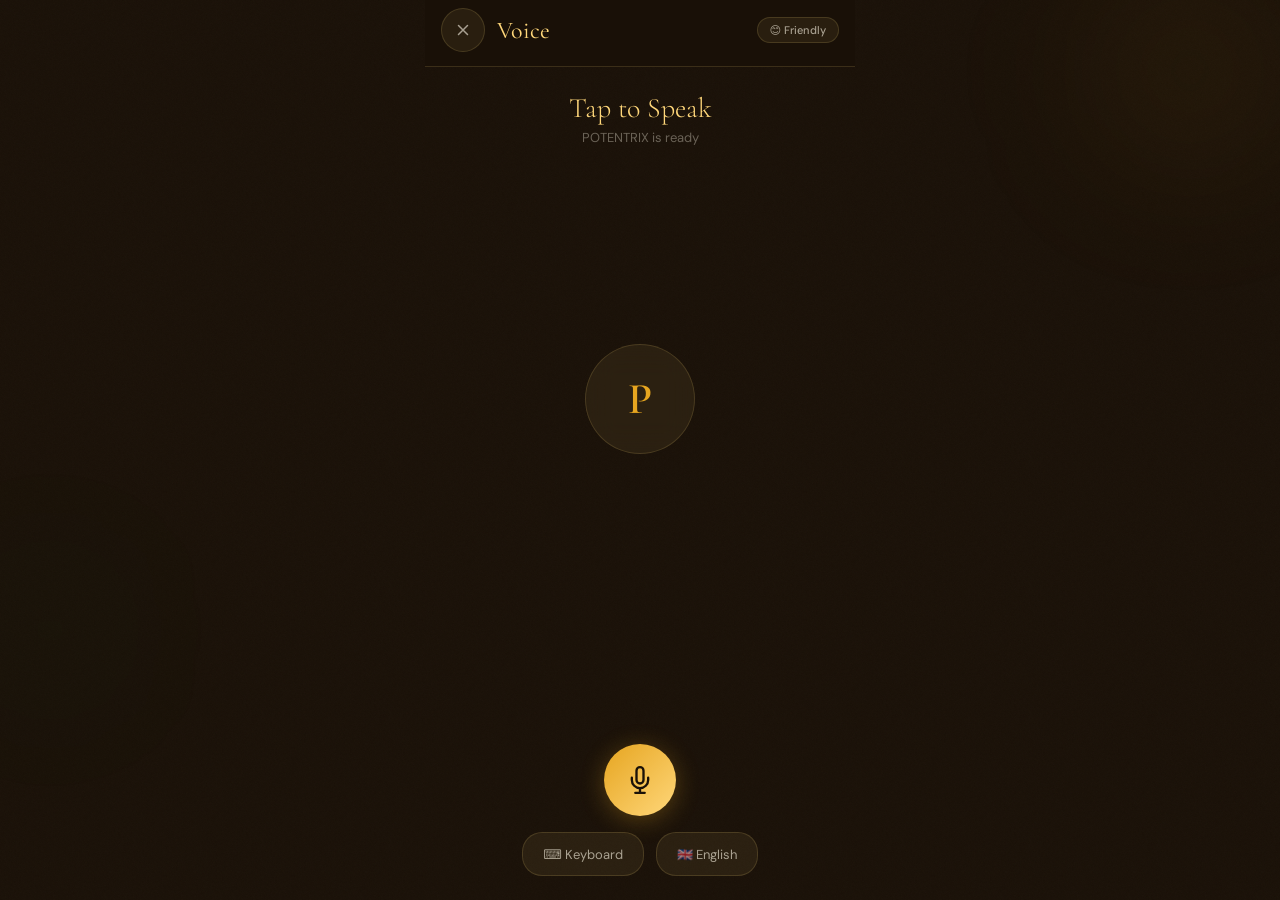
<file: 03-voice-mode.html>
<!DOCTYPE html>
<html lang="en">

<head>
    <meta charset="UTF-8">
    <meta name="viewport"
        content="width=device-width,initial-scale=1,maximum-scale=1,user-scalable=no,viewport-fit=cover">
    <meta name="description" content="POTENTRIX — Voice-powered AI interaction">
    <meta name="theme-color" content="#1A1108">
    <title>POTENTRIX — Voice</title>
    <link rel="dns-prefetch" href="https://fonts.googleapis.com">
    <link rel="preconnect" href="https://fonts.googleapis.com">
    <link rel="preconnect" href="https://fonts.gstatic.com" crossorigin>
    <link
        href="https://fonts.googleapis.com/css2?family=Cormorant+Garamond:wght@300;400;600&family=DM+Sans:opsz,wght@9..40,300;9..40,400;9..40,500&display=swap"
        rel="stylesheet" media="print" onload="this.media='all'">
    <noscript><link rel="stylesheet" href="https://fonts.googleapis.com/css2?family=Cormorant+Garamond:wght@300;400;600&family=DM+Sans:opsz,wght@9..40,300;9..40,400;9..40,500&display=swap"></noscript>
    <link rel="manifest" href="manifest.json">
    <link rel="apple-touch-icon" href="data:image/svg+xml,<svg xmlns='http://www.w3.org/2000/svg' viewBox='0 0 180 180'><rect width='180' height='180' rx='40' fill='%231A1108'/><text x='90' y='115' font-size='100' text-anchor='middle' fill='%23E6A520'>P</text></svg>">
    <meta property="og:type" content="website">
    <meta property="og:title" content="POTENTRIX — Voice">
    <meta property="og:description" content="Voice-powered AI interaction">
    <meta name="twitter:card" content="summary">
    <link rel="stylesheet" href="styles.css">
    <style>
        /* HEADER */

        .hdr__btn {
            width: 44px;
            height: 44px;
            display: flex;
            align-items: center;
            justify-content: center;
            border-radius: 50%;
            background: var(--glass);
            border: 1px solid var(--glass-border);
            transition: background .15s
        }

        .hdr__btn:active {
            transform: scale(.96)
        }

        .hdr__btn svg {
            width: 18px;
            height: 18px;
            stroke: var(--text-2);
            fill: none;
            stroke-width: 2;
            stroke-linecap: round
        }

        .mode-badge {
            padding: 5px 12px;
            border-radius: 20px;
            font-size: 11px;
            font-weight: 500;
            background: var(--glass);
            border: 1px solid var(--glass-border);
            color: var(--text-2)
        }

        /* STATUS */

        .status {
            margin-top: 24px;
            text-align: center
        }

        .status__title {
            font-family: var(--font-d);
            font-size: 28px;
            font-weight: 300;
            color: var(--gold-lt);
            margin-bottom: 4px;
            transition: all .3s
        }

        .status__sub {
            font-size: 13px;
            color: var(--text-3);
            transition: all .3s
        }

        /* HEX VIZ */

        .viz {
            flex: 1;
            display: flex;
            align-items: center;
            justify-content: center;
            position: relative;
            width: 100%
        }

        .rings {
            position: relative;
            width: 220px;
            height: 220px
        }

        .ring {
            position: absolute;
            inset: 0;
            border-radius: 50%;
            border: 1px solid var(--hex-border);
            opacity: .3;
            transition: opacity .3s, border-color .3s
        }

        .ring--1 {
            inset: 0;
            animation: ring-pulse 3s ease-in-out infinite
        }

        .ring--2 {
            inset: 20px;
            animation: ring-pulse 3s ease-in-out infinite .5s
        }

        .ring--3 {
            inset: 40px;
            animation: ring-pulse 3s ease-in-out infinite 1s
        }

        @keyframes ring-pulse {

            0%,
            100% {
                opacity: .2;
                transform: scale(1)
            }

            50% {
                opacity: .5;
                transform: scale(1.03)
            }
        }

        .ring--listening {
            border-color: var(--accent);
            opacity: .6
        }

        .hex-center {
            position: absolute;
            inset: 55px;
            border-radius: 50%;
            background: var(--glass);
            border: 1px solid var(--glass-border);
            display: flex;
            align-items: center;
            justify-content: center;
            backdrop-filter: blur(16px)
        }

        .hex-center__letter {
            font-family: var(--font-d);
            font-size: 44px;
            font-weight: 600;
            color: var(--gold);
            transition: color .3s
        }

        .hex-center--listening .hex-center__letter {
            color: var(--accent)
        }

        /* WAVEFORM */

        .wave {
            display: flex;
            align-items: center;
            justify-content: center;
            gap: 3px;
            position: absolute;
            bottom: 65px;
            left: 50%;
            transform: translateX(-50%);
            height: 40px
        }

        .wave__bar {
            width: 4px;
            border-radius: 2px;
            background: var(--accent);
            opacity: .3;
            transition: opacity .3s
        }

        .wave__bar--active {
            opacity: 1;
            animation: wave-bar 1s ease-in-out infinite
        }

        @keyframes wave-bar {

            0%,
            100% {
                height: 8px
            }

            50% {
                height: var(--h, 24px)
            }
        }

        /* TRANSCRIPT */

        .transcript {
            width: 100%;
            max-width: 360px;
            text-align: center;
            padding: 0 24px;
            min-height: 60px;
            margin: 16px 0
        }

        .transcript__text {
            font-size: 15px;
            line-height: 1.6;
            color: var(--text-2)
        }

        .transcript__text--ai {
            background: var(--glass);
            border: 1px solid var(--glass-border);
            border-radius: 16px;
            padding: 12px 18px;
            text-align: left
        }

        /* CONTROLS */

        .controls {
            width: 100%;
            padding: 0 24px calc(var(--safe-b) + 24px);
            display: flex;
            flex-direction: column;
            align-items: center;
            gap: 16px
        }

        .mic-btn {
            width: 72px;
            height: 72px;
            border-radius: 50%;
            background: linear-gradient(135deg, var(--gold), var(--gold-lt));
            display: flex;
            align-items: center;
            justify-content: center;
            box-shadow: 0 4px 24px rgba(230, 165, 32, .3);
            transition: transform .15s, box-shadow .15s
        }

        .mic-btn:active {
            transform: scale(.95)
        }

        .mic-btn--listening {
            background: linear-gradient(135deg, var(--accent-dk), #006B3A);
            box-shadow: 0 4px 24px rgba(0, 255, 136, .3)
        }

        .mic-btn svg {
            width: 28px;
            height: 28px;
            stroke: var(--surface);
            fill: none;
            stroke-width: 2;
            stroke-linecap: round
        }

        .mic-btn--listening svg {
            stroke: var(--accent)
        }

        .controls__row {
            display: flex;
            gap: 12px
        }

        .ctrl-btn {
            padding: 10px 20px;
            border-radius: 20px;
            background: var(--glass);
            border: 1px solid var(--glass-border);
            font-size: 13px;
            color: var(--text-2);
            min-height: 44px;
            display: flex;
            align-items: center;
            gap: 6px;
            transition: all .15s
        }

        .ctrl-btn:active {
            transform: scale(.96)
        }

        .ctrl-btn:hover {
            border-color: var(--glass-border-hover);
            color: var(--text-1)
        }

    </style>
</head>

<body>
    <div class="ambient" aria-hidden="true">
        <div class="ambient__orb ambient__o1"></div>
        <div class="ambient__orb ambient__o2"></div>
        <div class="ambient__grain"></div>
    </div>
    <div class="app">
        <header class="hdr">
            <button class="hdr__btn" onclick="location.href='02-chat-interface.html'" aria-label="Close"><svg
                    viewBox="0 0 24 24">
                    <path d="M18 6L6 18M6 6l12 12" />
                </svg></button>
            <span class="hdr__title">Voice</span>
            <span class="mode-badge" id="modeBadge">😊 Friendly</span>
        </header>

        <div class="status">
            <div class="status__title" id="statusTitle">Tap to Speak</div>
            <div class="status__sub" id="statusSub">POTENTRIX is ready</div>
        </div>

        <div class="viz">
            <div class="rings" id="rings">
                <div class="ring ring--1"></div>
                <div class="ring ring--2"></div>
                <div class="ring ring--3"></div>
                <div class="hex-center" id="hexCenter"><span class="hex-center__letter">P</span></div>
            </div>
            <div class="wave" id="wave"></div>
        </div>

        <div class="transcript">
            <div class="transcript__text" id="transcript"></div>
        </div>

        <div class="controls">
            <button class="mic-btn" id="micBtn" aria-label="Toggle microphone">
                <svg viewBox="0 0 24 24">
                    <path d="M12 1a3 3 0 00-3 3v8a3 3 0 006 0V4a3 3 0 00-3-3z" />
                    <path d="M19 10v2a7 7 0 01-14 0v-2" />
                    <line x1="12" y1="19" x2="12" y2="23" />
                    <line x1="8" y1="23" x2="16" y2="23" />
                </svg>
            </button>
            <div class="controls__row">
                <button class="ctrl-btn" onclick="location.href='02-chat-interface.html'">⌨️ Keyboard</button>
                <button class="ctrl-btn" id="langBtn">🇬🇧 English</button>
            </div>
        </div>
    </div>

    <script src="app.js"></script>
    <script>
        (function () {
            'use strict';
            const LANG_MAP = PTX.LANG_MAP;
            const LANG_PROMPTS = PTX.LANG_PROMPTS;
            const MODES = PTX.MODES;

            let currentLang = PTX.get('lang', 'en');
            let currentMode = PTX.get('mode', 'friendly');
            let isListening = false, recognition = null;

            const $ = id => document.getElementById(id);
            const micBtn = $('micBtn'), statusTitle = $('statusTitle'), statusSub = $('statusSub'),
                transcript = $('transcript'), hexCenter = $('hexCenter'), rings = $('rings'), wave = $('wave'),
                modeBadge = $('modeBadge'), langBtn = $('langBtn');

            // Init
            modeBadge.textContent = (MODES[currentMode]?.icon || '') + ' ' + (MODES[currentMode]?.name || currentMode);
            langBtn.textContent = LANG_MAP[currentLang]?.label || '🇬🇧 English';

            // Wave bars
            for (let i = 0; i < 7; i++) { const b = document.createElement('div'); b.className = 'wave__bar'; b.style.setProperty('--h', (12 + Math.random() * 20) + 'px'); b.style.animationDelay = (i * 0.1) + 's'; wave.appendChild(b); }

            // Language toggle
            langBtn.addEventListener('click', () => {
                const langs = ['en', 'ta', 'tanglish'];
                const idx = (langs.indexOf(currentLang) + 1) % langs.length;
                currentLang = langs[idx];
                PTX.set('lang', currentLang);
                langBtn.textContent = LANG_MAP[currentLang].label;
            });

            // Speech Recognition
            if ('webkitSpeechRecognition' in window || 'SpeechRecognition' in window) {
                const SR = window.SpeechRecognition || window.webkitSpeechRecognition;
                recognition = new SR();
                recognition.continuous = false; recognition.interimResults = true;
                recognition.onresult = e => {
                    let t = ''; for (let i = 0; i < e.results.length; i++)t += e.results[i][0].transcript;
                    transcript.textContent = t;
                };
                recognition.onend = () => { if (isListening) { stopListening(); const t = transcript.textContent.trim(); if (t) processWithAPI(t); } };
                recognition.onerror = () => stopListening();
            }

            micBtn.addEventListener('click', () => {
                if (isListening) stopListening();
                else startListening();
            });

            function startListening() {
                if (!recognition) return;
                isListening = true;
                recognition.lang = LANG_MAP[currentLang]?.code || 'en-US';
                recognition.start();
                micBtn.classList.add('mic-btn--listening');
                hexCenter.classList.add('hex-center--listening');
                rings.querySelectorAll('.ring').forEach(r => r.classList.add('ring--listening'));
                wave.querySelectorAll('.wave__bar').forEach(b => b.classList.add('wave__bar--active'));
                statusTitle.textContent = 'Listening...'; statusTitle.style.color = '#00FF88';
                statusSub.textContent = 'Speak now';
                transcript.textContent = '';
            }

            function stopListening() {
                isListening = false;
                try { recognition.stop(); } catch (e) { }
                micBtn.classList.remove('mic-btn--listening');
                hexCenter.classList.remove('hex-center--listening');
                rings.querySelectorAll('.ring').forEach(r => r.classList.remove('ring--listening'));
                wave.querySelectorAll('.wave__bar').forEach(b => b.classList.remove('wave__bar--active'));
                statusTitle.style.color = '';
            }

            async function processWithAPI(text) {
                statusTitle.textContent = 'Processing...'; statusSub.textContent = 'POTENTRIX is thinking';

                try {
                    const res = await fetch('/api/chat', {
                        method: 'POST', headers: { 'Content-Type': 'application/json' },
                        body: JSON.stringify({ model: 'llama-3.3-70b-versatile', messages: [{ role: 'system', content: 'You are POTENTRIX. Be concise (2-3 sentences max). ' + LANG_PROMPTS[currentLang] }, { role: 'user', content: text }], temperature: 0.85, max_tokens: 256 })
                    });
                    const data = await res.json();
                    const reply = data.choices?.[0]?.message?.content || 'No response.';
                    transcript.innerHTML = '<div class="transcript__text--ai">' + PTX.escHtml(reply) + '</div>';
                    // Speech synthesis
                    if ('speechSynthesis' in window) {
                        statusTitle.textContent = 'Speaking...'; statusSub.textContent = '';
                        const utter = new SpeechSynthesisUtterance(reply);
                        utter.lang = LANG_MAP[currentLang]?.code || 'en-US';
                        utter.rate = parseFloat(PTX.get('speed', '100')) / 100;
                        utter.onend = () => { statusTitle.textContent = 'Tap to Speak'; statusSub.textContent = 'POTENTRIX is ready'; };
                        speechSynthesis.speak(utter);
                    } else { statusTitle.textContent = 'Tap to Speak'; statusSub.textContent = 'POTENTRIX is ready'; }
                } catch (e) {
                    transcript.innerHTML = '<div class="transcript__text--ai">⚠️ Error: ' + PTX.escHtml(e.message) + '</div>';
                    statusTitle.textContent = 'Tap to Speak'; statusSub.textContent = 'POTENTRIX is ready';
                }
            }
        })();
    </script>
</body>

</html>
</file>
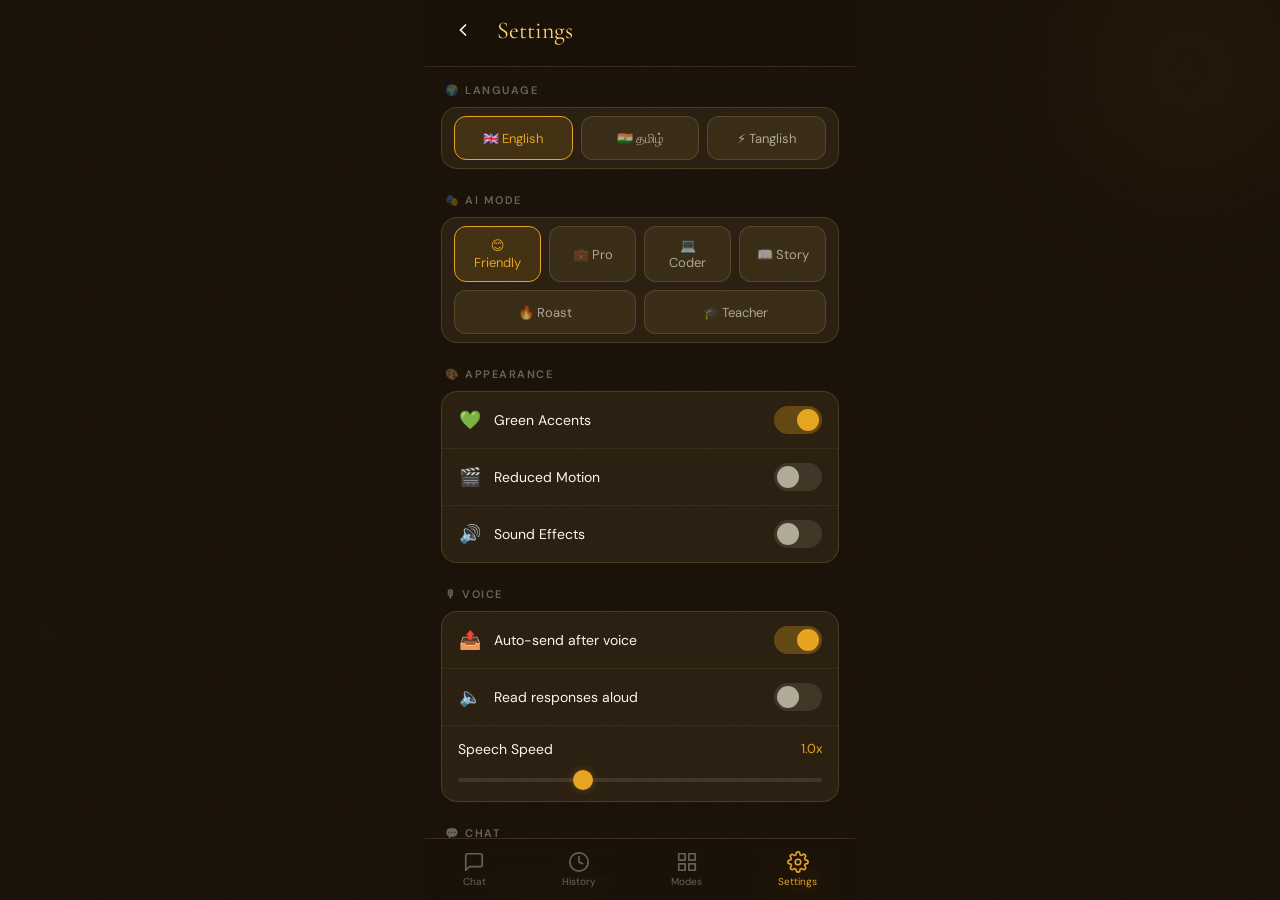
<file: 04-settings.html>
<!DOCTYPE html>
<html lang="en">

<head>
    <meta charset="UTF-8">
    <meta name="viewport"
        content="width=device-width,initial-scale=1,maximum-scale=1,user-scalable=no,viewport-fit=cover">
    <meta name="description" content="POTENTRIX — Customize your AI experience">
    <meta name="theme-color" content="#1A1108">
    <title>POTENTRIX — Settings</title>
    <link rel="dns-prefetch" href="https://fonts.googleapis.com">
    <link rel="preconnect" href="https://fonts.googleapis.com">
    <link rel="preconnect" href="https://fonts.gstatic.com" crossorigin>
    <link
        href="https://fonts.googleapis.com/css2?family=Cormorant+Garamond:wght@300;400;600&family=DM+Sans:opsz,wght@9..40,300;9..40,400;9..40,500&display=swap"
        rel="stylesheet" media="print" onload="this.media='all'">
    <noscript><link rel="stylesheet" href="https://fonts.googleapis.com/css2?family=Cormorant+Garamond:wght@300;400;600&family=DM+Sans:opsz,wght@9..40,300;9..40,400;9..40,500&display=swap"></noscript>
    <link rel="manifest" href="manifest.json">
    <link rel="apple-touch-icon" href="data:image/svg+xml,<svg xmlns='http://www.w3.org/2000/svg' viewBox='0 0 180 180'><rect width='180' height='180' rx='40' fill='%231A1108'/><text x='90' y='115' font-size='100' text-anchor='middle' fill='%23E6A520'>P</text></svg>">
    <meta property="og:type" content="website">
    <meta property="og:title" content="POTENTRIX — Settings">
    <meta property="og:description" content="Customize your AI experience">
    <meta name="twitter:card" content="summary">
    <link rel="stylesheet" href="styles.css">
    <style>
        button,
        input {
            font-family: inherit;
            border: none;
            outline: none;
            background: none;
            color: inherit;
            touch-action: manipulation
        }

        /* HEADER */

        /* CONTENT */

        /* SECTION */

        .sec {
            margin-bottom: 24px
        }

        .sec__title {
            font-size: 11px;
            font-weight: 600;
            letter-spacing: 1.5px;
            text-transform: uppercase;
            color: var(--text-3);
            margin-bottom: 10px;
            padding: 0 4px
        }

        .sec__card {
            background: var(--glass);
            border: 1px solid var(--glass-border);
            border-radius: 16px;
            overflow: hidden
        }

        /* ROWS */

        .row {
            display: flex;
            align-items: center;
            gap: 12px;
            padding: 14px 16px;
            min-height: 52px;
            border-bottom: 1px solid rgba(255, 215, 122, .07)
        }

        .row:last-child {
            border-bottom: none
        }

        .row__icon {
            font-size: 18px;
            width: 24px;
            text-align: center;
            flex-shrink: 0
        }

        .row__label {
            flex: 1;
            font-size: 14px;
            color: var(--text-1)
        }

        .row__desc {
            font-size: 11px;
            color: var(--text-3);
            margin-top: 2px
        }

        .row__value {
            font-size: 13px;
            color: var(--text-3)
        }

        /* TOGGLE */

        .toggle {
            width: 48px;
            height: 28px;
            border-radius: 14px;
            background: rgba(255, 248, 231, .1);
            position: relative;
            flex-shrink: 0;
            transition: background .3s;
            cursor: pointer
        }

        .toggle::after {
            content: '';
            width: 22px;
            height: 22px;
            border-radius: 50%;
            background: var(--text-2);
            position: absolute;
            top: 3px;
            left: 3px;
            transition: transform .3s var(--spring), background .3s
        }

        .toggle--on {
            background: rgba(230, 165, 32, .3)
        }

        .toggle--on::after {
            transform: translateX(20px);
            background: var(--gold)
        }

        /* INPUT FIELD */

        .api-field {
            display: flex;
            gap: 8px;
            padding: 4px
        }

        .api-input {
            flex: 1;
            height: 44px;
            padding: 0 14px;
            background: var(--glass);
            border: 1px solid var(--glass-border);
            border-radius: 12px;
            font-size: 14px;
            color: var(--text-1);
            transition: border-color .15s
        }

        .api-input::placeholder {
            color: var(--text-3)
        }

        .api-input:focus {
            border-color: var(--glass-border-hover)
        }

        .api-toggle {
            width: 44px;
            height: 44px;
            border-radius: 12px;
            background: var(--glass);
            border: 1px solid var(--glass-border);
            display: flex;
            align-items: center;
            justify-content: center;
            font-size: 16px;
            flex-shrink: 0;
            transition: background .15s
        }

        .api-toggle:active {
            transform: scale(.96)
        }

        /* BUTTONS */

        .btn-test {
            width: 100%;
            padding: 12px;
            border-radius: 12px;
            background: var(--glass);
            border: 1px solid var(--glass-border);
            font-size: 13px;
            font-weight: 500;
            color: var(--text-2);
            transition: all .15s;
            min-height: 44px;
            margin-top: 4px
        }

        .btn-test:hover {
            border-color: var(--glass-border-hover);
            color: var(--text-1)
        }

        .btn-test:active {
            transform: scale(.98)
        }

        .btn-save {
            width: 100%;
            padding: 14px;
            border-radius: 14px;
            background: linear-gradient(135deg, var(--gold), var(--gold-lt));
            color: var(--surface);
            font-size: 15px;
            font-weight: 600;
            box-shadow: 0 4px 16px rgba(230, 165, 32, .25);
            min-height: 48px;
            margin-top: 8px;
            transition: transform .15s
        }

        .btn-save:active {
            transform: scale(.97)
        }

        .status-msg {
            font-size: 12px;
            padding: 8px 12px;
            margin-top: 6px;
            border-radius: 8px;
            text-align: center
        }

        .status-msg--ok {
            background: rgba(0, 255, 136, .08);
            color: var(--accent)
        }

        .status-msg--err {
            background: rgba(248, 113, 113, .08);
            color: #f87171
        }

        /* LANG & MODE CARDS */

        .opt-cards {
            display: flex;
            gap: 8px;
            padding: 8px 12px;
            flex-wrap: wrap
        }

        .opt-card {
            padding: 10px 16px;
            border-radius: 12px;
            background: var(--glass);
            border: 1px solid var(--glass-border);
            font-size: 13px;
            color: var(--text-2);
            transition: all .15s;
            min-height: 44px;
            display: flex;
            align-items: center;
            gap: 6px;
            flex: 1;
            justify-content: center
        }

        .opt-card:active {
            transform: scale(.96)
        }

        .opt-card--active {
            border-color: var(--gold);
            background: var(--glass2);
            color: var(--gold)
        }

        /* SLIDER */

        .slider-row {
            padding: 14px 16px
        }

        .slider-row__top {
            display: flex;
            justify-content: space-between;
            margin-bottom: 8px
        }

        .slider-row__label {
            font-size: 14px;
            color: var(--text-1)
        }

        .slider-row__val {
            font-size: 13px;
            color: var(--gold)
        }

        .slider {
            width: 100%;
            height: 4px;
            border-radius: 2px;
            background: rgba(255, 248, 231, .1);
            -webkit-appearance: none;
            appearance: none;
            outline: none
        }

        .slider::-webkit-slider-thumb {
            -webkit-appearance: none;
            width: 20px;
            height: 20px;
            border-radius: 50%;
            background: var(--gold);
            box-shadow: 0 0 8px rgba(230, 165, 32, .3);
            cursor: pointer
        }

        /* DANGER */

        .btn-danger {
            width: 100%;
            padding: 14px;
            border-radius: 14px;
            background: rgba(248, 113, 113, .08);
            border: 1px solid rgba(248, 113, 113, .2);
            color: #f87171;
            font-size: 14px;
            font-weight: 500;
            min-height: 48px;
            transition: all .15s
        }

        .btn-danger:hover {
            background: rgba(248, 113, 113, .12)
        }

        .btn-danger:active {
            transform: scale(.98)
        }

        /* ABOUT */

        .about {
            text-align: center;
            padding: 20px;
            color: var(--text-3);
            font-size: 12px;
            line-height: 1.8
        }

        .about__name {
            font-family: var(--font-d);
            font-size: 20px;
            color: var(--gold-lt);
            margin-bottom: 4px
        }

        /* NAV */

    </style>
</head>

<body>
    <div class="ambient" aria-hidden="true">
        <div class="ambient__orb ambient__o1"></div>
        <div class="ambient__orb ambient__o2"></div>
        <div class="ambient__grain"></div>
    </div>
    <div class="app">
        <header class="hdr">
            <button class="hdr__back" onclick="history.back()" aria-label="Go back"><svg viewBox="0 0 24 24">
                    <path d="M15 18l-6-6 6-6" />
                </svg></button>
            <h1 class="hdr__title">Settings</h1>
        </header>

        <div class="content">
            <!-- LANGUAGE -->
            <div class="sec">
                <div class="sec__title">🌍 Language</div>
                <div class="sec__card">
                    <div class="opt-cards" id="langCards">
                        <button class="opt-card" data-lang="en">🇬🇧 English</button>
                        <button class="opt-card" data-lang="ta">🇮🇳 தமிழ்</button>
                        <button class="opt-card" data-lang="tanglish">⚡ Tanglish</button>
                    </div>
                </div>
            </div>

            <!-- MODE -->
            <div class="sec">
                <div class="sec__title">🎭 AI Mode</div>
                <div class="sec__card">
                    <div class="opt-cards" id="modeCards" style="flex-wrap:wrap">
                        <button class="opt-card" data-mode="friendly">😊 Friendly</button>
                        <button class="opt-card" data-mode="professional">💼 Pro</button>
                        <button class="opt-card" data-mode="coder">💻 Coder</button>
                        <button class="opt-card" data-mode="story">📖 Story</button>
                        <button class="opt-card" data-mode="roast">🔥 Roast</button>
                        <button class="opt-card" data-mode="teacher">🎓 Teacher</button>
                    </div>
                </div>
            </div>

            <!-- APPEARANCE -->
            <div class="sec">
                <div class="sec__title">🎨 Appearance</div>
                <div class="sec__card">
                    <div class="row"><span class="row__icon">💚</span>
                        <div class="row__label">Green Accents</div>
                        <div class="toggle toggle--on" data-key="accent_green" role="switch" aria-checked="true" aria-label="Green Accents" tabindex="0"></div>
                    </div>
                    <div class="row"><span class="row__icon">🎬</span>
                        <div class="row__label">Reduced Motion</div>
                        <div class="toggle" data-key="reduced_motion" role="switch" aria-checked="false" aria-label="Reduced Motion" tabindex="0"></div>
                    </div>
                    <div class="row"><span class="row__icon">🔊</span>
                        <div class="row__label">Sound Effects</div>
                        <div class="toggle" data-key="sounds" role="switch" aria-checked="false" aria-label="Sound Effects" tabindex="0"></div>
                    </div>
                </div>
            </div>

            <!-- VOICE -->
            <div class="sec">
                <div class="sec__title">🎙 Voice</div>
                <div class="sec__card">
                    <div class="row"><span class="row__icon">📤</span>
                        <div class="row__label">Auto-send after voice</div>
                        <div class="toggle toggle--on" data-key="voice_auto" role="switch" aria-checked="true" aria-label="Auto-send after voice" tabindex="0"></div>
                    </div>
                    <div class="row"><span class="row__icon">🔈</span>
                        <div class="row__label">Read responses aloud</div>
                        <div class="toggle" data-key="voice_read" role="switch" aria-checked="false" aria-label="Read responses aloud" tabindex="0"></div>
                    </div>
                    <div class="slider-row">
                        <div class="slider-row__top"><span class="slider-row__label">Speech Speed</span><span
                                class="slider-row__val" id="speedVal">1.0x</span></div><input type="range"
                            class="slider" id="speedSlider" min="50" max="200" value="100">
                    </div>
                </div>
            </div>

            <!-- CHAT -->
            <div class="sec">
                <div class="sec__title">💬 Chat</div>
                <div class="sec__card">
                    <div class="row"><span class="row__icon">⏱</span>
                        <div class="row__label">Show Timestamps</div>
                        <div class="toggle toggle--on" data-key="timestamps" role="switch" aria-checked="true" aria-label="Show Timestamps" tabindex="0"></div>
                    </div>
                    <div class="row"><span class="row__icon">😀</span>
                        <div class="row__label">Show Message Reactions</div>
                        <div class="toggle toggle--on" data-key="reactions" role="switch" aria-checked="true" aria-label="Show Message Reactions" tabindex="0"></div>
                    </div>
                </div>
                <button class="btn-danger" id="clearAllBtn" style="margin-top:10px">🗑 Clear All Chat History</button>
                <button class="btn-test" id="exportBtn" style="margin-top:8px">📥 Export Chat as .txt</button>
            </div>

            <!-- ABOUT -->
            <div class="sec">
                <div class="sec__title">ℹ️ About</div>
                <div class="sec__card">
                    <div class="about">
                        <div class="about__name">POTENTRIX v1.0.0</div>
                        Powered by Groq + LLaMA 3.3 70B<br>
                        Infinite Intelligence · Limitless Potential
                    </div>
                </div>
            </div>
        </div>

        <!-- NAV -->
        <nav class="nav">
            <a class="nav__item" href="02-chat-interface.html"><svg class="nav__icon" viewBox="0 0 24 24">
                    <path d="M21 15a2 2 0 01-2 2H7l-4 4V5a2 2 0 012-2h14a2 2 0 012 2z" />
                </svg><span class="nav__label">Chat</span></a>
            <a class="nav__item" href="06-history.html"><svg class="nav__icon" viewBox="0 0 24 24">
                    <circle cx="12" cy="12" r="10" />
                    <polyline points="12 6 12 12 16 14" />
                </svg><span class="nav__label">History</span></a>
            <a class="nav__item" href="07-mode-selector.html"><svg class="nav__icon" viewBox="0 0 24 24">
                    <rect x="3" y="3" width="7" height="7" />
                    <rect x="14" y="3" width="7" height="7" />
                    <rect x="14" y="14" width="7" height="7" />
                    <rect x="3" y="14" width="7" height="7" />
                </svg><span class="nav__label">Modes</span></a>
            <a class="nav__item nav__item--active" href="04-settings.html"><svg class="nav__icon" viewBox="0 0 24 24">
                    <circle cx="12" cy="12" r="3" />
                    <path
                        d="M19.4 15a1.65 1.65 0 00.33 1.82l.06.06a2 2 0 010 2.83 2 2 0 01-2.83 0l-.06-.06a1.65 1.65 0 00-1.82-.33 1.65 1.65 0 00-1 1.51V21a2 2 0 01-4 0v-.09A1.65 1.65 0 009 19.4a1.65 1.65 0 00-1.82.33l-.06.06a2 2 0 01-2.83 0 2 2 0 010-2.83l.06-.06A1.65 1.65 0 004.68 15a1.65 1.65 0 00-1.51-1H3a2 2 0 010-4h.09A1.65 1.65 0 004.6 9a1.65 1.65 0 00-.33-1.82l-.06-.06a2 2 0 112.83-2.83l.06.06A1.65 1.65 0 009 4.68a1.65 1.65 0 001-1.51V3a2 2 0 014 0v.09a1.65 1.65 0 001 1.51 1.65 1.65 0 001.82-.33l.06-.06a2 2 0 012.83 2.83l-.06.06a1.65 1.65 0 00-.33 1.82V9c.26.6.85 1 1.51 1H21a2 2 0 010 4h-.09a1.65 1.65 0 00-1.51 1z" />
                </svg><span class="nav__label">Settings</span></a>
        </nav>
    </div>
    <div class="toast" id="toast" role="status" aria-live="polite"></div>

    <script src="app.js"></script>
    <script>
        (function () {
            'use strict';
            const $ = id => document.getElementById(id);
            const toast = $('toast');
            function showToast(m) { PTX.showToast(m); }

            // LANGUAGE
            const lang = PTX.get('lang', 'en');
            $('langCards').querySelectorAll('.opt-card').forEach(c => {
                c.classList.toggle('opt-card--active', c.dataset.lang === lang);
                c.addEventListener('click', () => {
                    $('langCards').querySelectorAll('.opt-card').forEach(x => x.classList.remove('opt-card--active'));
                    c.classList.add('opt-card--active');
                    PTX.set('lang', c.dataset.lang);
                    showToast('Language updated');
                });
            });

            // MODE
            const mode = PTX.get('mode', 'friendly');
            $('modeCards').querySelectorAll('.opt-card').forEach(c => {
                c.classList.toggle('opt-card--active', c.dataset.mode === mode);
                c.addEventListener('click', () => {
                    $('modeCards').querySelectorAll('.opt-card').forEach(x => x.classList.remove('opt-card--active'));
                    c.classList.add('opt-card--active');
                    PTX.set('mode', c.dataset.mode);
                    showToast('Mode updated');
                });
            });

            // TOGGLES
            document.querySelectorAll('.toggle').forEach(t => {
                const key = t.dataset.key;
                if (PTX.get(key, 'true') === 'false') {
                    t.classList.remove('toggle--on');
                    t.setAttribute('aria-checked', 'false');
                }
                t.addEventListener('click', () => {
                    t.classList.toggle('toggle--on');
                    const on = t.classList.contains('toggle--on');
                    t.setAttribute('aria-checked', String(on));
                    PTX.set(key, on);
                    showToast(on ? 'Enabled' : 'Disabled');
                });
            });

            // SLIDER
            const speedSlider = $('speedSlider');
            const savedSpeed = parseInt(PTX.get('speed', '100'), 10);
            speedSlider.value = savedSpeed;
            $('speedVal').textContent = (savedSpeed / 100).toFixed(1) + 'x';
            speedSlider.addEventListener('input', function () {
                $('speedVal').textContent = (this.value / 100).toFixed(1) + 'x';
                PTX.set('speed', this.value);
            });

            // CLEAR / EXPORT
            $('clearAllBtn').addEventListener('click', () => { PTX.clearHistory(); PTX.clearConversations(); showToast('All history cleared'); });
            $('exportBtn').addEventListener('click', () => {
                const hist = PTX.getHistory();
                if (!hist.length) { showToast('No chat to export'); return; }
                const txt = hist.map(m => 'Q: ' + m.question + '\n\nA: ' + m.answer).join('\n\n---\n\n');
                const blob = new Blob([txt], { type: 'text/plain' });
                const a = document.createElement('a'); a.href = URL.createObjectURL(blob); a.download = 'potentrix_chat.txt'; a.click();
                URL.revokeObjectURL(a.href);
                showToast('Exported ✓');
            });
        })();
    </script>
</body>

</html>
</file>
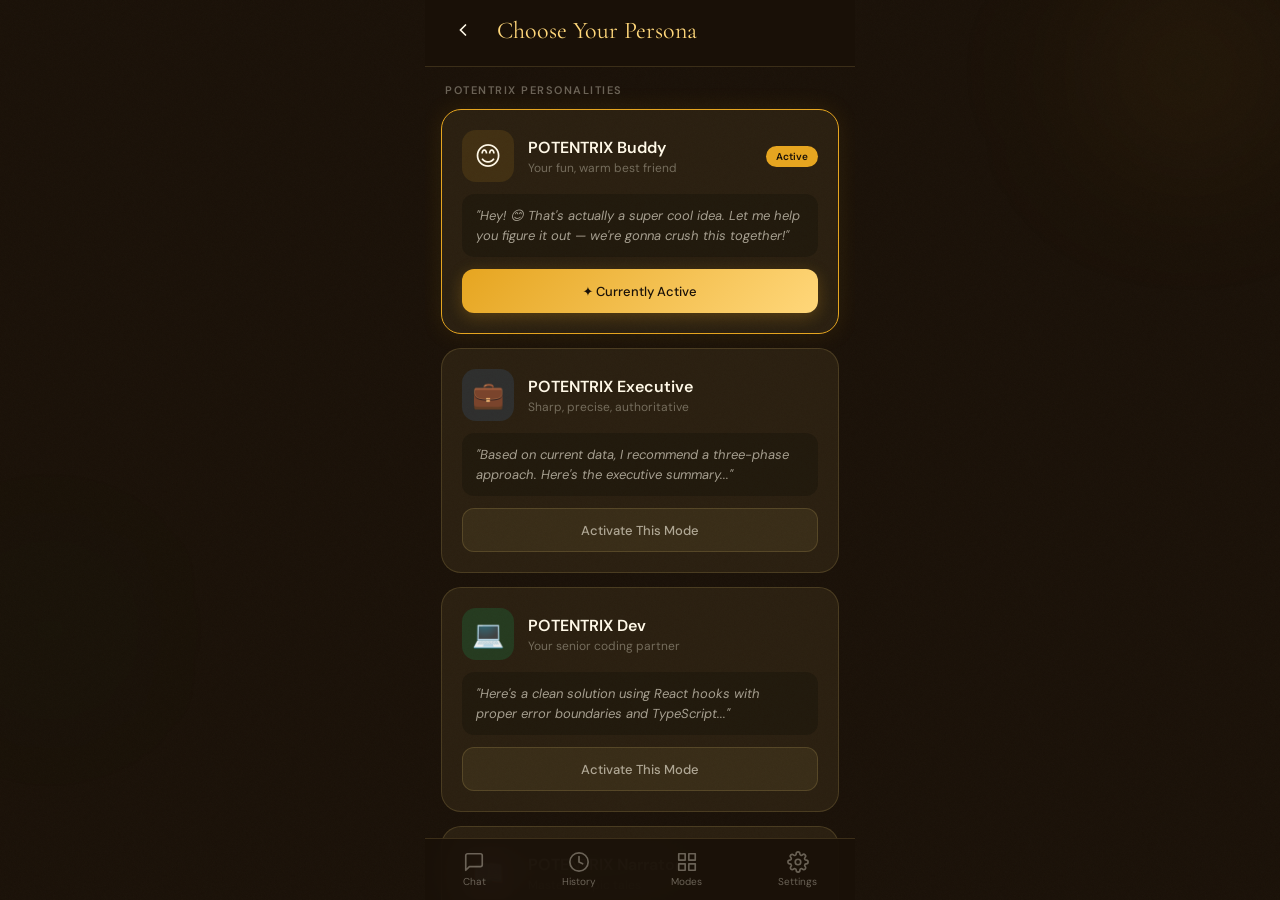
<file: 05-profile-persona.html>
<!DOCTYPE html>
<html lang="en">

<head>
    <meta charset="UTF-8">
    <meta name="viewport"
        content="width=device-width,initial-scale=1,maximum-scale=1,user-scalable=no,viewport-fit=cover">
    <meta name="description" content="POTENTRIX — Choose your AI personality">
    <meta name="theme-color" content="#1A1108">
    <title>POTENTRIX — Personas</title>
    <link rel="dns-prefetch" href="https://fonts.googleapis.com">
    <link rel="preconnect" href="https://fonts.googleapis.com">
    <link rel="preconnect" href="https://fonts.gstatic.com" crossorigin>
    <link
        href="https://fonts.googleapis.com/css2?family=Cormorant+Garamond:wght@300;400;600&family=DM+Sans:opsz,wght@9..40,300;9..40,400;9..40,500&display=swap"
        rel="stylesheet" media="print" onload="this.media='all'">
    <noscript><link rel="stylesheet" href="https://fonts.googleapis.com/css2?family=Cormorant+Garamond:wght@300;400;600&family=DM+Sans:opsz,wght@9..40,300;9..40,400;9..40,500&display=swap"></noscript>
    <link rel="manifest" href="manifest.json">
    <link rel="apple-touch-icon" href="data:image/svg+xml,<svg xmlns='http://www.w3.org/2000/svg' viewBox='0 0 180 180'><rect width='180' height='180' rx='40' fill='%231A1108'/><text x='90' y='115' font-size='100' text-anchor='middle' fill='%23E6A520'>P</text></svg>">
    <meta property="og:type" content="website">
    <meta property="og:title" content="POTENTRIX — Personas">
    <meta property="og:description" content="Choose your AI personality">
    <meta name="twitter:card" content="summary">
    <link rel="stylesheet" href="styles.css">
    <style>
        .persona {
            background: var(--glass);
            border: 1px solid var(--glass-border);
            border-radius: 20px;
            padding: 20px;
            margin-bottom: 14px;
            transition: all .3s var(--spring);
            cursor: pointer;
            opacity: 0;
            transform: translateY(16px);
            animation: card-in .4s var(--spring) forwards
        }

        .persona:nth-child(2) {
            animation-delay: .1s
        }

        .persona:nth-child(3) {
            animation-delay: .15s
        }

        .persona:nth-child(4) {
            animation-delay: .2s
        }

        .persona:nth-child(5) {
            animation-delay: .25s
        }

        .persona:nth-child(6) {
            animation-delay: .3s
        }

        .persona:nth-child(7) {
            animation-delay: .35s
        }

        .persona:active {
            transform: scale(.98)
        }

        .persona--active {
            border-color: var(--gold);
            box-shadow: 0 0 24px rgba(230, 165, 32, .1)
        }

        .persona__top {
            display: flex;
            align-items: center;
            gap: 14px;
            margin-bottom: 12px
        }

        .persona__icon {
            width: 52px;
            height: 52px;
            border-radius: 14px;
            display: flex;
            align-items: center;
            justify-content: center;
            font-size: 26px;
            flex-shrink: 0
        }

        .persona__info {
            flex: 1
        }

        .persona__name {
            font-size: 16px;
            font-weight: 600;
            color: var(--text-1);
            margin-bottom: 2px
        }

        .persona__desc {
            font-size: 12px;
            color: var(--text-3)
        }

        .persona__badge {
            padding: 4px 10px;
            border-radius: 20px;
            font-size: 10px;
            font-weight: 600;
            color: var(--surface);
            flex-shrink: 0;
            display: none
        }

        .persona--active .persona__badge {
            display: block
        }

        .persona__preview {
            background: rgba(0, 0, 0, .2);
            border-radius: 12px;
            padding: 12px 14px;
            font-size: 13px;
            line-height: 1.5;
            color: var(--text-2);
            font-style: italic
        }

        .persona__activate {
            width: 100%;
            padding: 12px;
            border-radius: 12px;
            background: var(--glass);
            border: 1px solid var(--glass-border);
            font-size: 13px;
            font-weight: 500;
            color: var(--text-2);
            margin-top: 12px;
            min-height: 44px;
            transition: all .15s
        }

        .persona__activate:active {
            transform: scale(.98)
        }

        .persona--active .persona__activate {
            background: linear-gradient(135deg, var(--gold), var(--gold-lt));
            color: var(--surface);
            border: none;
            box-shadow: 0 4px 16px rgba(230, 165, 32, .25)
        }

        /* NAV */

    </style>
</head>

<body>
    <div class="ambient" aria-hidden="true">
        <div class="ambient__orb ambient__o1"></div>
        <div class="ambient__orb ambient__o2"></div>
        <div class="ambient__grain"></div>
    </div>
    <div class="app">
        <header class="hdr">
            <button class="hdr__back" onclick="history.back()" aria-label="Go back"><svg viewBox="0 0 24 24">
                    <path d="M15 18l-6-6 6-6" />
                </svg></button>
            <h1 class="hdr__title">Choose Your Persona</h1>
        </header>
        <div class="content" id="personas">
            <div class="section-title">POTENTRIX Personalities</div>
        </div>
        <nav class="nav">
            <a class="nav__item" href="02-chat-interface.html"><svg class="nav__icon" viewBox="0 0 24 24">
                    <path d="M21 15a2 2 0 01-2 2H7l-4 4V5a2 2 0 012-2h14a2 2 0 012 2z" />
                </svg><span class="nav__label">Chat</span></a>
            <a class="nav__item" href="06-history.html"><svg class="nav__icon" viewBox="0 0 24 24">
                    <circle cx="12" cy="12" r="10" />
                    <polyline points="12 6 12 12 16 14" />
                </svg><span class="nav__label">History</span></a>
            <a class="nav__item" href="07-mode-selector.html"><svg class="nav__icon" viewBox="0 0 24 24">
                    <rect x="3" y="3" width="7" height="7" />
                    <rect x="14" y="3" width="7" height="7" />
                    <rect x="14" y="14" width="7" height="7" />
                    <rect x="3" y="14" width="7" height="7" />
                </svg><span class="nav__label">Modes</span></a>
            <a class="nav__item" href="04-settings.html"><svg class="nav__icon" viewBox="0 0 24 24">
                    <circle cx="12" cy="12" r="3" />
                    <path
                        d="M19.4 15a1.65 1.65 0 00.33 1.82l.06.06a2 2 0 010 2.83 2 2 0 01-2.83 0l-.06-.06a1.65 1.65 0 00-1.82-.33 1.65 1.65 0 00-1 1.51V21a2 2 0 01-4 0v-.09A1.65 1.65 0 009 19.4a1.65 1.65 0 00-1.82.33l-.06.06a2 2 0 01-2.83 0 2 2 0 010-2.83l.06-.06A1.65 1.65 0 004.68 15a1.65 1.65 0 00-1.51-1H3a2 2 0 010-4h.09A1.65 1.65 0 004.6 9a1.65 1.65 0 00-.33-1.82l-.06-.06a2 2 0 112.83-2.83l.06.06A1.65 1.65 0 009 4.68a1.65 1.65 0 001-1.51V3a2 2 0 014 0v.09a1.65 1.65 0 001 1.51 1.65 1.65 0 001.82-.33l.06-.06a2 2 0 012.83 2.83l-.06.06a1.65 1.65 0 00-.33 1.82V9c.26.6.85 1 1.51 1H21a2 2 0 010 4h-.09a1.65 1.65 0 00-1.51 1z" />
                </svg><span class="nav__label">Settings</span></a>
        </nav>
    </div>
    <div class="toast" id="toast" role="status" aria-live="polite"></div>
    <script src="app.js"></script>
    <script>
        (function () {
            'use strict';
            const PERSONAS = [
                { key: 'friendly', icon: '😊', name: 'POTENTRIX Buddy', desc: 'Your fun, warm best friend', color: '#E6A520', bg: 'rgba(230,165,32,.12)', preview: '"Hey! 😊 That\'s actually a super cool idea. Let me help you figure it out — we\'re gonna crush this together!"' },
                { key: 'professional', icon: '💼', name: 'POTENTRIX Executive', desc: 'Sharp, precise, authoritative', color: '#4A9EFF', bg: 'rgba(74,158,255,.12)', preview: '"Based on current data, I recommend a three-phase approach. Here\'s the executive summary..."' },
                { key: 'coder', icon: '💻', name: 'POTENTRIX Dev', desc: 'Your senior coding partner', color: '#00FF88', bg: 'rgba(0,255,136,.12)', preview: '"Here\'s a clean solution using React hooks with proper error boundaries and TypeScript..."' },
                { key: 'story', icon: '📖', name: 'POTENTRIX Narrator', desc: 'Master of epic tales', color: '#FF6B9D', bg: 'rgba(255,107,157,.12)', preview: '"The rain fell like whispered secrets upon the ancient city, as Elena discovered the letter that would change everything..."' },
                { key: 'roast', icon: '🔥', name: 'POTENTRIX Savage', desc: 'Hilarious, witty, savage', color: '#FF4444', bg: 'rgba(255,68,68,.12)', preview: '"Bro, your code has more bugs than a rainforest 🐛 But seriously, here\'s how to fix it..."' },
                { key: 'teacher', icon: '🎓', name: 'POTENTRIX Guru', desc: 'World\'s best explainer', color: '#A78BFA', bg: 'rgba(167,139,250,.12)', preview: '"Think of quantum physics like a magical coin — it\'s both heads AND tails until you look at it! Let me explain..."' }
            ];
            const currentMode = PTX.get('mode', 'friendly');
            const container = document.getElementById('personas');
            const toast = document.getElementById('toast');

            PERSONAS.forEach(p => {
                const active = p.key === currentMode;
                const el = document.createElement('div');
                el.className = 'persona' + (active ? ' persona--active' : '');
                el.innerHTML = `
    <div class="persona__top">
      <div class="persona__icon" style="background:${p.bg}">${p.icon}</div>
      <div class="persona__info"><div class="persona__name">${p.name}</div><div class="persona__desc">${p.desc}</div></div>
      <div class="persona__badge" style="background:${p.color}">Active</div>
    </div>
    <div class="persona__preview">${p.preview}</div>
    <button class="persona__activate">${active ? '✦ Currently Active' : 'Activate This Mode'}</button>`;
                el.querySelector('.persona__activate').addEventListener('click', () => {
                    PTX.set('mode', p.key);
                    document.querySelectorAll('.persona').forEach(x => { x.classList.remove('persona--active'); x.querySelector('.persona__activate').textContent = 'Activate This Mode'; x.querySelector('.persona__badge').style.display = 'none'; });
                    el.classList.add('persona--active'); el.querySelector('.persona__activate').textContent = '✦ Currently Active'; el.querySelector('.persona__badge').style.display = 'block';
                    PTX.showToast(p.icon + ' ' + p.name + ' activated!');
                });
                container.appendChild(el);
            });
        })();
    </script>
</body>

</html>
</file>
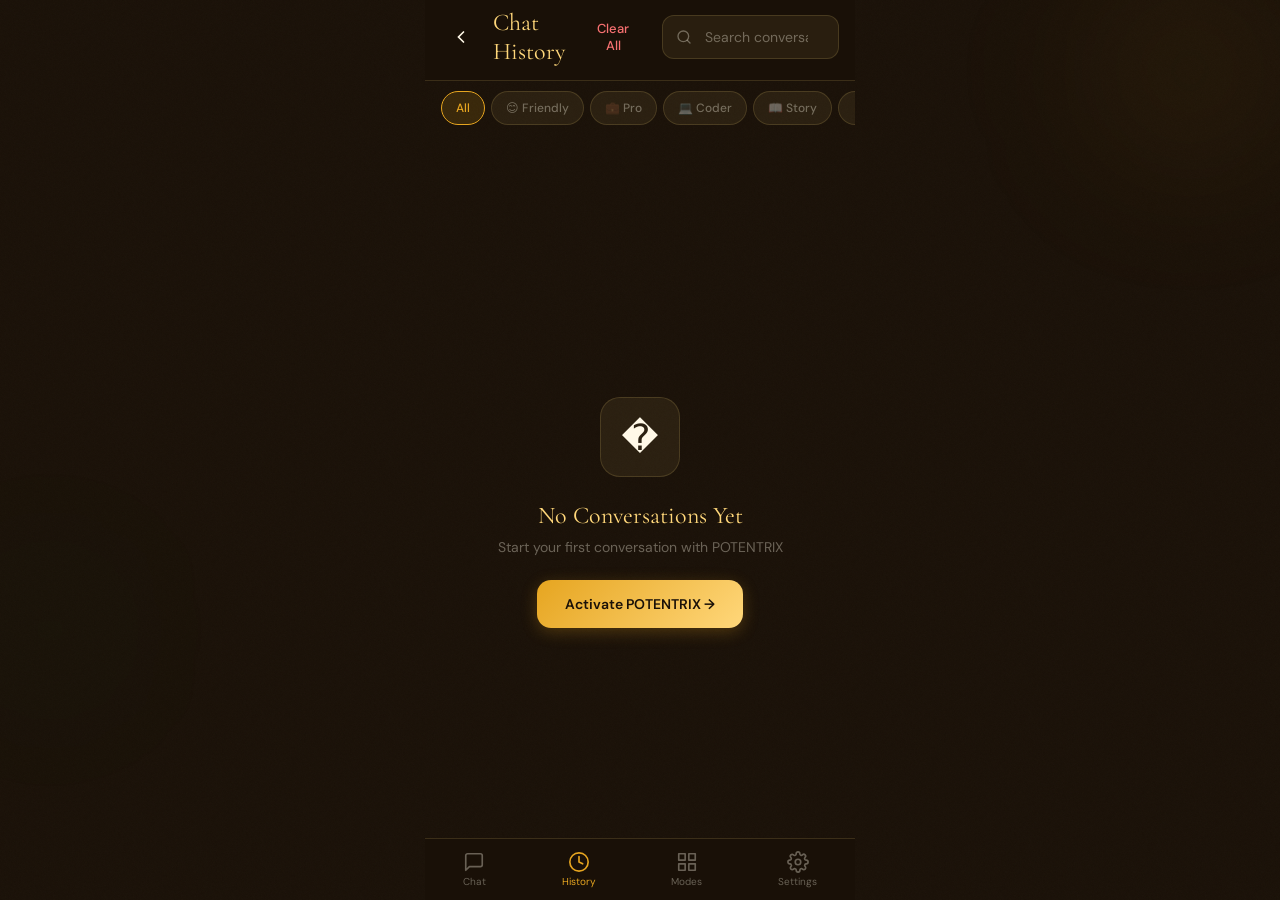
<file: 06-history.html>
<!DOCTYPE html>
<html lang="en">

<head>
    <meta charset="UTF-8">
    <meta name="viewport"
        content="width=device-width,initial-scale=1,maximum-scale=1,user-scalable=no,viewport-fit=cover">
    <meta name="description" content="POTENTRIX — Your conversation history">
    <meta name="theme-color" content="#1A1108">
    <title>POTENTRIX — History</title>
    <link rel="dns-prefetch" href="https://fonts.googleapis.com">
    <link rel="preconnect" href="https://fonts.googleapis.com">
    <link rel="preconnect" href="https://fonts.gstatic.com" crossorigin>
    <link
        href="https://fonts.googleapis.com/css2?family=Cormorant+Garamond:wght@300;400;600&family=DM+Sans:opsz,wght@9..40,300;9..40,400;9..40,500&display=swap"
        rel="stylesheet" media="print" onload="this.media='all'">
    <noscript><link rel="stylesheet" href="https://fonts.googleapis.com/css2?family=Cormorant+Garamond:wght@300;400;600&family=DM+Sans:opsz,wght@9..40,300;9..40,400;9..40,500&display=swap"></noscript>
    <link rel="manifest" href="manifest.json">
    <link rel="apple-touch-icon" href="data:image/svg+xml,<svg xmlns='http://www.w3.org/2000/svg' viewBox='0 0 180 180'><rect width='180' height='180' rx='40' fill='%231A1108'/><text x='90' y='115' font-size='100' text-anchor='middle' fill='%23E6A520'>P</text></svg>">
    <meta property="og:type" content="website">
    <meta property="og:title" content="POTENTRIX — History">
    <meta property="og:description" content="Your conversation history">
    <meta name="twitter:card" content="summary">
    <link rel="stylesheet" href="styles.css">
    <style>
        button,
        input {
            font-family: inherit;
            border: none;
            outline: none;
            background: none;
            color: inherit
        }

        .hdr__top {
            display: flex;
            align-items: center;
            gap: 12px
        }

        .hdr__clear {
            font-size: 13px;
            font-weight: 500;
            color: #f87171;
            padding: 8px 14px;
            border-radius: 20px;
            min-height: 44px;
            display: flex;
            align-items: center
        }

        .hdr__clear:active {
            transform: scale(.96)
        }

        .search {
            position: relative
        }

        .search__input {
            width: 100%;
            height: 44px;
            padding: 0 16px 0 42px;
            background: var(--glass);
            border: 1px solid var(--glass-border);
            border-radius: 12px;
            color: var(--text-1);
            font-size: 14px
        }

        .search__input::placeholder {
            color: var(--text-3)
        }

        .search__input:focus {
            border-color: var(--glass-border-hover)
        }

        .search__icon {
            position: absolute;
            left: 14px;
            top: 50%;
            transform: translateY(-50%);
            width: 16px;
            height: 16px;
            stroke: var(--text-3);
            fill: none;
            stroke-width: 2;
            stroke-linecap: round;
            pointer-events: none
        }

        .filters {
            display: flex;
            gap: 6px;
            padding: 10px 16px 0;
            overflow-x: auto;
            scrollbar-width: none;
            flex-shrink: 0
        }

        .filters::-webkit-scrollbar {
            display: none
        }

        .filter {
            padding: 7px 14px;
            border-radius: 20px;
            background: var(--glass);
            border: 1px solid var(--glass-border);
            font-size: 12px;
            font-weight: 500;
            color: var(--text-3);
            white-space: nowrap;
            min-height: 34px;
            display: flex;
            align-items: center;
            transition: all .15s
        }

        .filter:active {
            transform: scale(.96)
        }

        .filter--active {
            background: rgba(230, 165, 32, .15);
            border-color: var(--gold);
            color: var(--gold)
        }

        .list {
            flex: 1;
            overflow-y: auto;
            padding: 12px 16px calc(var(--safe-b) + 100px);
            overscroll-behavior: contain;
            scrollbar-width: none
        }

        .list::-webkit-scrollbar {
            display: none
        }

        /* EMPTY STATE */

        .empty {
            display: none;
            flex-direction: column;
            align-items: center;
            justify-content: center;
            padding: 48px 24px;
            text-align: center;
            flex: 1
        }

        .empty--vis {
            display: flex
        }

        .empty__hex {
            width: 80px;
            height: 80px;
            border-radius: 20px;
            background: var(--glass);
            border: 1px solid var(--glass-border);
            display: flex;
            align-items: center;
            justify-content: center;
            font-size: 36px;
            margin-bottom: 24px;
            animation: hex-float 3s ease-in-out infinite
        }

        .empty__title {
            font-family: var(--font-d);
            font-size: 24px;
            color: var(--gold-lt);
            margin-bottom: 8px
        }

        .empty__desc {
            font-size: 14px;
            color: var(--text-3);
            margin-bottom: 24px
        }

        .empty__btn {
            padding: 14px 28px;
            border-radius: 14px;
            background: linear-gradient(135deg, var(--gold), var(--gold-lt));
            color: var(--surface);
            font-size: 14px;
            font-weight: 600;
            box-shadow: 0 4px 16px rgba(230, 165, 32, .25);
            min-height: 48px
        }

        .empty__btn:active {
            transform: scale(.97)
        }

        .date-label {
            font-size: 11px;
            font-weight: 600;
            letter-spacing: 1px;
            text-transform: uppercase;
            color: var(--text-3);
            padding: 12px 4px 8px
        }

        .convo {
            display: flex;
            align-items: center;
            gap: 12px;
            padding: 14px 16px;
            background: var(--glass);
            border: 1px solid var(--glass-border);
            border-radius: 16px;
            margin-bottom: 8px;
            transition: all .15s;
            cursor: pointer;
            opacity: 0;
            transform: translateY(12px);
            animation: card-in .4s var(--spring) forwards
        }

        .convo:nth-child(2) {
            animation-delay: .05s
        }

        .convo:nth-child(3) {
            animation-delay: .1s
        }

        .convo:nth-child(4) {
            animation-delay: .15s
        }

        .convo:nth-child(5) {
            animation-delay: .2s
        }

        .convo:active {
            transform: scale(.98)
        }

        .convo:hover {
            border-color: var(--glass-border-hover)
        }

        .convo__icon {
            width: 42px;
            height: 42px;
            border-radius: 12px;
            display: flex;
            align-items: center;
            justify-content: center;
            font-size: 20px;
            flex-shrink: 0
        }

        .convo__body {
            flex: 1;
            min-width: 0
        }

        .convo__title {
            font-size: 14px;
            font-weight: 500;
            color: var(--text-1);
            white-space: nowrap;
            overflow: hidden;
            text-overflow: ellipsis
        }

        .convo__preview {
            font-size: 12px;
            color: var(--text-3);
            white-space: nowrap;
            overflow: hidden;
            text-overflow: ellipsis;
            margin-top: 2px
        }

        .convo__meta {
            display: flex;
            flex-direction: column;
            align-items: flex-end;
            gap: 4px;
            flex-shrink: 0
        }

        .convo__time {
            font-size: 10px;
            color: var(--text-3)
        }

        .convo__flag {
            font-size: 12px
        }

        .convo__count {
            font-size: 9px;
            font-weight: 600;
            background: var(--gold);
            color: var(--surface);
            border-radius: 10px;
            padding: 1px 6px
        }

        /* NAV */

    </style>
</head>

<body>
    <div class="ambient" aria-hidden="true">
        <div class="ambient__orb ambient__o1"></div>
        <div class="ambient__orb ambient__o2"></div>
        <div class="ambient__grain"></div>
    </div>
    <div class="app">
        <header class="hdr">
            <div class="hdr__top">
                <button class="hdr__back" onclick="history.back()" aria-label="Go back"><svg viewBox="0 0 24 24">
                        <path d="M15 18l-6-6 6-6" />
                    </svg></button>
                <h1 class="hdr__title">Chat History</h1>
                <button class="hdr__clear" id="clearAll">Clear All</button>
            </div>
            <div class="search"><svg class="search__icon" viewBox="0 0 24 24">
                    <circle cx="11" cy="11" r="8" />
                    <path d="M21 21l-4.35-4.35" />
                </svg><input type="search" class="search__input" id="searchInput" placeholder="Search conversations..."
                    aria-label="Search"></div>
        </header>
        <div class="filters" id="filters">
            <button class="filter filter--active" data-filter="all">All</button>
            <button class="filter" data-filter="friendly">😊 Friendly</button>
            <button class="filter" data-filter="professional">💼 Pro</button>
            <button class="filter" data-filter="coder">💻 Coder</button>
            <button class="filter" data-filter="story">📖 Story</button>
            <button class="filter" data-filter="roast">🔥 Roast</button>
            <button class="filter" data-filter="teacher">🎓 Teacher</button>
        </div>
        <div class="list" id="list"></div>
        <div class="empty" id="empty">
            <div class="empty__hex">�</div>
            <div class="empty__title">No Conversations Yet</div>
            <div class="empty__desc">Start your first conversation with POTENTRIX</div>
            <button class="empty__btn" onclick="location.href='02-chat-interface.html'">Activate POTENTRIX →</button>
        </div>

        <nav class="nav">
            <a class="nav__item" href="02-chat-interface.html"><svg class="nav__icon" viewBox="0 0 24 24">
                    <path d="M21 15a2 2 0 01-2 2H7l-4 4V5a2 2 0 012-2h14a2 2 0 012 2z" />
                </svg><span class="nav__label">Chat</span></a>
            <a class="nav__item nav__item--active" href="06-history.html"><svg class="nav__icon" viewBox="0 0 24 24">
                    <circle cx="12" cy="12" r="10" />
                    <polyline points="12 6 12 12 16 14" />
                </svg><span class="nav__label">History</span></a>
            <a class="nav__item" href="07-mode-selector.html"><svg class="nav__icon" viewBox="0 0 24 24">
                    <rect x="3" y="3" width="7" height="7" />
                    <rect x="14" y="3" width="7" height="7" />
                    <rect x="14" y="14" width="7" height="7" />
                    <rect x="3" y="14" width="7" height="7" />
                </svg><span class="nav__label">Modes</span></a>
            <a class="nav__item" href="04-settings.html"><svg class="nav__icon" viewBox="0 0 24 24">
                    <circle cx="12" cy="12" r="3" />
                    <path
                        d="M19.4 15a1.65 1.65 0 00.33 1.82l.06.06a2 2 0 010 2.83 2 2 0 01-2.83 0l-.06-.06a1.65 1.65 0 00-1.82-.33 1.65 1.65 0 00-1 1.51V21a2 2 0 01-4 0v-.09A1.65 1.65 0 009 19.4a1.65 1.65 0 00-1.82.33l-.06.06a2 2 0 01-2.83 0 2 2 0 010-2.83l.06-.06A1.65 1.65 0 004.68 15a1.65 1.65 0 00-1.51-1H3a2 2 0 010-4h.09A1.65 1.65 0 004.6 9a1.65 1.65 0 00-.33-1.82l-.06-.06a2 2 0 112.83-2.83l.06.06A1.65 1.65 0 009 4.68a1.65 1.65 0 001-1.51V3a2 2 0 014 0v.09a1.65 1.65 0 001 1.51 1.65 1.65 0 001.82-.33l.06-.06a2 2 0 012.83 2.83l-.06.06a1.65 1.65 0 00-.33 1.82V9c.26.6.85 1 1.51 1H21a2 2 0 010 4h-.09a1.65 1.65 0 00-1.51 1z" />
                </svg><span class="nav__label">Settings</span></a>
        </nav>
    </div>
    <div class="toast" id="toast" role="status" aria-live="polite"></div>
    <script src="app.js"></script>
    <script>
        (function () {
            'use strict';
            const ICONS = { friendly: { icon: '😊', bg: 'rgba(230,165,32,.12)' }, professional: { icon: '💼', bg: 'rgba(74,158,255,.12)' }, coder: { icon: '💻', bg: 'rgba(0,255,136,.12)' }, story: { icon: '📖', bg: 'rgba(255,107,157,.12)' }, roast: { icon: '🔥', bg: 'rgba(255,68,68,.12)' }, teacher: { icon: '🎓', bg: 'rgba(167,139,250,.12)' } };
            const LANG_FLAGS = { en: '🇬🇧', ta: '🇮🇳', tanglish: '⚡' };
            function loadData() {
                return PTX.getConversations().map(c => ({
                    id: c.id,
                    mode: c.mode || 'friendly',
                    lang: c.lang || 'en',
                    title: c.title || 'Untitled',
                    preview: (c.messages && c.messages.length > 1 ? c.messages[c.messages.length - 1].content : '').slice(0, 80),
                    time: PTX.formatTime(c.updatedAt || c.createdAt),
                    date: PTX.formatDate(c.updatedAt || c.createdAt),
                    count: c.messages ? c.messages.length : 0
                }));
            }
            let DATA = loadData();
            const list = document.getElementById('list'), empty = document.getElementById('empty'), toast = document.getElementById('toast');

            function render(data) {
                list.innerHTML = '';
                if (!data.length) { list.style.display = 'none'; empty.classList.add('empty--vis'); return; }
                list.style.display = 'block'; empty.classList.remove('empty--vis');
                let lastDate = '';
                data.forEach(c => {
                    if (c.date !== lastDate) { lastDate = c.date; const dl = document.createElement('div'); dl.className = 'date-label'; dl.textContent = c.date; list.appendChild(dl); }
                    const ic = ICONS[c.mode] || ICONS.friendly;
                    const el = document.createElement('button'); el.className = 'convo'; el.dataset.mode = c.mode;
                    el.innerHTML = `<div class="convo__icon" style="background:${ic.bg}">${ic.icon}</div><div class="convo__body"><div class="convo__title">${c.title}</div><div class="convo__preview">${c.preview}</div></div><div class="convo__meta"><span class="convo__time">${c.time}</span><span class="convo__flag">${LANG_FLAGS[c.lang] || '🇬🇧'}</span><span class="convo__count">${c.count}</span></div>`;
                    el.addEventListener('click', () => { PTX.showToast('Opening: ' + PTX.escHtml(c.title)); });
                    list.appendChild(el);
                });
            }

            // Filters
            document.getElementById('filters').addEventListener('click', e => {
                const f = e.target.closest('.filter'); if (!f) return;
                document.querySelectorAll('.filter').forEach(x => x.classList.remove('filter--active'));
                f.classList.add('filter--active');
                const v = f.dataset.filter;
                render(v === 'all' ? DATA : DATA.filter(c => c.mode === v));
            });

            // Search
            document.getElementById('searchInput').addEventListener('input', function () {
                const q = this.value.toLowerCase();
                render(DATA.filter(c => c.title.toLowerCase().includes(q) || c.preview.toLowerCase().includes(q)));
            });

            // Clear
            document.getElementById('clearAll').addEventListener('click', () => { PTX.clearConversations(); DATA = []; render([]); PTX.showToast('History cleared'); });

            render(DATA);
        })();
    </script>
</body>

</html>
</file>
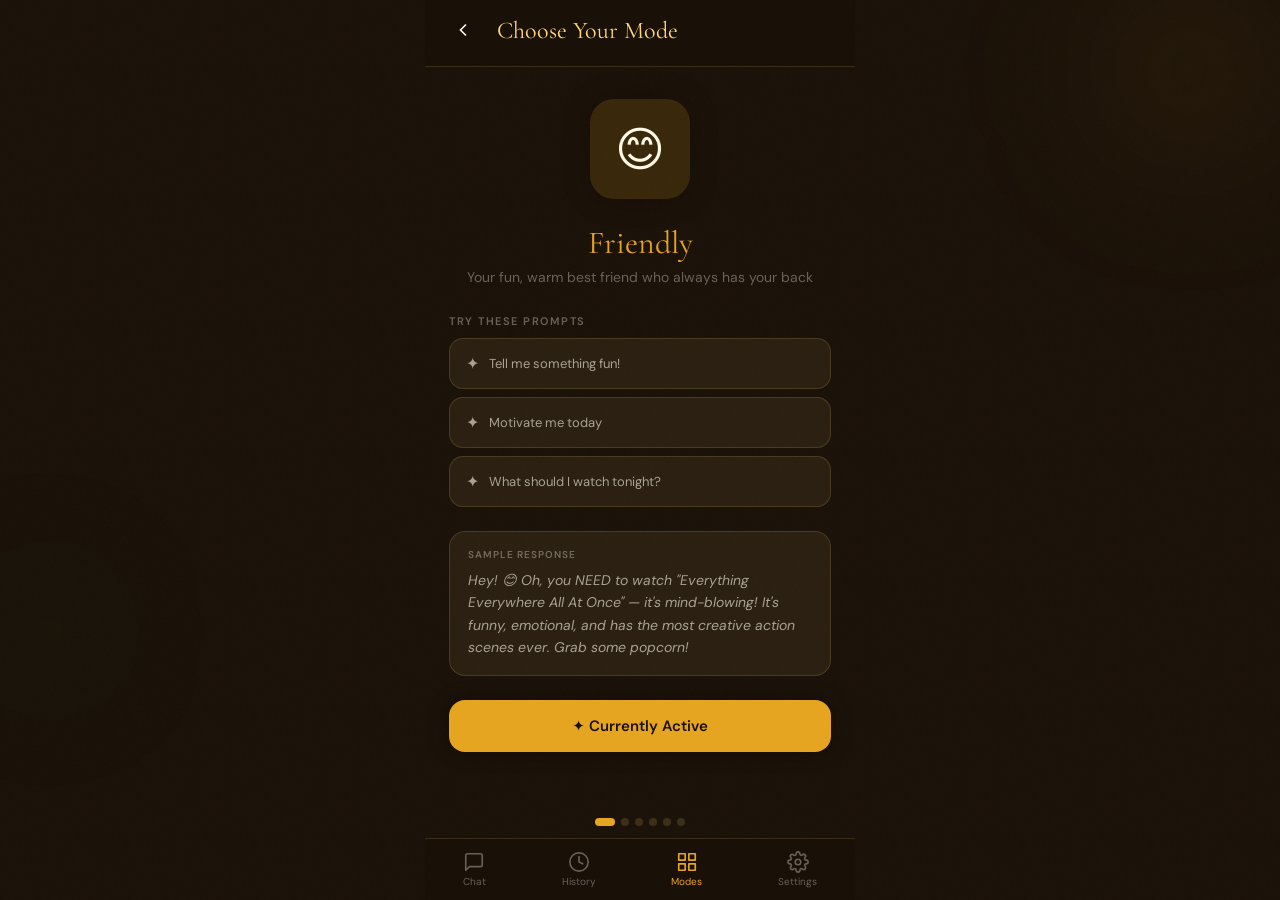
<file: 07-mode-selector.html>
<!DOCTYPE html>
<html lang="en">

<head>
    <meta charset="UTF-8">
    <meta name="viewport"
        content="width=device-width,initial-scale=1,maximum-scale=1,user-scalable=no,viewport-fit=cover">
    <meta name="description" content="POTENTRIX — Explore AI interaction modes">
    <meta name="theme-color" content="#1A1108">
    <title>POTENTRIX — Modes</title>
    <link rel="dns-prefetch" href="https://fonts.googleapis.com">
    <link rel="preconnect" href="https://fonts.googleapis.com">
    <link rel="preconnect" href="https://fonts.gstatic.com" crossorigin>
    <link
        href="https://fonts.googleapis.com/css2?family=Cormorant+Garamond:wght@300;400;600&family=DM+Sans:opsz,wght@9..40,300;9..40,400;9..40,500&display=swap"
        rel="stylesheet" media="print" onload="this.media='all'">
    <noscript><link rel="stylesheet" href="https://fonts.googleapis.com/css2?family=Cormorant+Garamond:wght@300;400;600&family=DM+Sans:opsz,wght@9..40,300;9..40,400;9..40,500&display=swap"></noscript>
    <link rel="manifest" href="manifest.json">
    <link rel="apple-touch-icon" href="data:image/svg+xml,<svg xmlns='http://www.w3.org/2000/svg' viewBox='0 0 180 180'><rect width='180' height='180' rx='40' fill='%231A1108'/><text x='90' y='115' font-size='100' text-anchor='middle' fill='%23E6A520'>P</text></svg>">
    <meta property="og:type" content="website">
    <meta property="og:title" content="POTENTRIX — Modes">
    <meta property="og:description" content="Explore AI interaction modes">
    <meta name="twitter:card" content="summary">
    <link rel="stylesheet" href="styles.css">
    <style>
        /* CAROUSEL */

        .carousel {
            flex: 1;
            display: flex;
            overflow-x: auto;
            scroll-snap-type: x mandatory;
            -webkit-overflow-scrolling: touch;
            scrollbar-width: none
        }

        .carousel::-webkit-scrollbar {
            display: none
        }

        .mode-slide {
            flex: 0 0 100%;
            scroll-snap-align: center;
            display: flex;
            flex-direction: column;
            align-items: center;
            padding: 32px 24px calc(var(--safe-b) + 100px);
            overflow-y: auto;
            scrollbar-width: none
        }

        .mode-slide::-webkit-scrollbar {
            display: none
        }

        .mode-hero {
            width: 100px;
            height: 100px;
            border-radius: 24px;
            display: flex;
            align-items: center;
            justify-content: center;
            font-size: 48px;
            margin-bottom: 24px;
            animation: hex-float 3s ease-in-out infinite;
            box-shadow: 0 0 30px rgba(0, 0, 0, .2)
        }

        .mode-name {
            font-family: var(--font-d);
            font-size: 32px;
            font-weight: 400;
            margin-bottom: 6px
        }

        .mode-tag {
            font-size: 14px;
            color: var(--text-3);
            margin-bottom: 28px;
            text-align: center
        }

        .mode-section {
            font-size: 11px;
            font-weight: 600;
            letter-spacing: 1.5px;
            text-transform: uppercase;
            color: var(--text-3);
            margin-bottom: 10px;
            width: 100%;
            text-align: left
        }

        .prompt-list {
            width: 100%;
            display: flex;
            flex-direction: column;
            gap: 8px;
            margin-bottom: 24px
        }

        .prompt-item {
            display: flex;
            align-items: center;
            gap: 10px;
            padding: 14px 16px;
            background: var(--glass);
            border: 1px solid var(--glass-border);
            border-radius: 14px;
            font-size: 13px;
            color: var(--text-2);
            transition: all .15s;
            min-height: 48px
        }

        .prompt-item:hover {
            border-color: var(--glass-border-hover);
            color: var(--text-1)
        }

        .prompt-item:active {
            transform: scale(.98)
        }

        .prompt-item__icon {
            font-size: 16px
        }

        .sample-resp {
            width: 100%;
            background: var(--glass);
            border: 1px solid var(--glass-border);
            border-radius: 16px;
            padding: 16px 18px;
            margin-bottom: 24px
        }

        .sample-resp__label {
            font-size: 10px;
            font-weight: 600;
            letter-spacing: 1px;
            color: var(--text-3);
            margin-bottom: 8px;
            text-transform: uppercase
        }

        .sample-resp__text {
            font-size: 14px;
            line-height: 1.6;
            color: var(--text-2);
            font-style: italic
        }

        .mode-activate {
            width: 100%;
            padding: 16px;
            border-radius: 16px;
            font-size: 15px;
            font-weight: 600;
            box-shadow: 0 4px 20px rgba(0, 0, 0, .2);
            min-height: 52px;
            transition: transform .15s
        }

        .mode-activate:active {
            transform: scale(.97)
        }

        .mode-activate--active {
            box-shadow: 0 0 20px rgba(0, 0, 0, .3)
        }

        /* DOTS */

        .dots {
            position: fixed;
            bottom: calc(var(--safe-b) + 74px);
            left: 50%;
            transform: translateX(-50%);
            display: flex;
            gap: 6px;
            z-index: 10
        }

        .dot {
            width: 8px;
            height: 8px;
            border-radius: 50%;
            background: var(--glass-border);
            transition: all .3s var(--spring)
        }

        .dot--active {
            background: var(--gold);
            width: 20px;
            border-radius: 4px
        }

        /* NAV */

    </style>
</head>

<body>
    <div class="ambient" aria-hidden="true">
        <div class="ambient__orb ambient__o1"></div>
        <div class="ambient__orb ambient__o2"></div>
        <div class="ambient__grain"></div>
    </div>
    <div class="app">
        <header class="hdr">
            <button class="hdr__back" onclick="history.back()" aria-label="Go back"><svg viewBox="0 0 24 24">
                    <path d="M15 18l-6-6 6-6" />
                </svg></button>
            <h1 class="hdr__title">Choose Your Mode</h1>
        </header>
        <div class="carousel" id="carousel" role="region" aria-label="AI Mode Selection Carousel"></div>
        <div class="dots" id="dots"></div>

        <nav class="nav">
            <a class="nav__item" href="02-chat-interface.html"><svg class="nav__icon" viewBox="0 0 24 24">
                    <path d="M21 15a2 2 0 01-2 2H7l-4 4V5a2 2 0 012-2h14a2 2 0 012 2z" />
                </svg><span class="nav__label">Chat</span></a>
            <a class="nav__item" href="06-history.html"><svg class="nav__icon" viewBox="0 0 24 24">
                    <circle cx="12" cy="12" r="10" />
                    <polyline points="12 6 12 12 16 14" />
                </svg><span class="nav__label">History</span></a>
            <a class="nav__item nav__item--active" href="07-mode-selector.html"><svg class="nav__icon"
                    viewBox="0 0 24 24">
                    <rect x="3" y="3" width="7" height="7" />
                    <rect x="14" y="3" width="7" height="7" />
                    <rect x="14" y="14" width="7" height="7" />
                    <rect x="3" y="14" width="7" height="7" />
                </svg><span class="nav__label">Modes</span></a>
            <a class="nav__item" href="04-settings.html"><svg class="nav__icon" viewBox="0 0 24 24">
                    <circle cx="12" cy="12" r="3" />
                    <path
                        d="M19.4 15a1.65 1.65 0 00.33 1.82l.06.06a2 2 0 010 2.83 2 2 0 01-2.83 0l-.06-.06a1.65 1.65 0 00-1.82-.33 1.65 1.65 0 00-1 1.51V21a2 2 0 01-4 0v-.09A1.65 1.65 0 009 19.4a1.65 1.65 0 00-1.82.33l-.06.06a2 2 0 01-2.83 0 2 2 0 010-2.83l.06-.06A1.65 1.65 0 004.68 15a1.65 1.65 0 00-1.51-1H3a2 2 0 010-4h.09A1.65 1.65 0 004.6 9a1.65 1.65 0 00-.33-1.82l-.06-.06a2 2 0 112.83-2.83l.06.06A1.65 1.65 0 009 4.68a1.65 1.65 0 001-1.51V3a2 2 0 014 0v.09a1.65 1.65 0 001 1.51 1.65 1.65 0 001.82-.33l.06-.06a2 2 0 012.83 2.83l-.06.06a1.65 1.65 0 00-.33 1.82V9c.26.6.85 1 1.51 1H21a2 2 0 010 4h-.09a1.65 1.65 0 00-1.51 1z" />
                </svg><span class="nav__label">Settings</span></a>
        </nav>
    </div>
    <div class="toast" id="toast" role="status" aria-live="polite"></div>
    <script src="app.js"></script>
    <script>
        (function () {
            'use strict';
            const MODES = [
                { key: 'friendly', icon: '😊', name: 'Friendly', tag: 'Your fun, warm best friend who always has your back', color: '#E6A520', bg: 'rgba(230,165,32,.15)', prompts: ['Tell me something fun!', 'Motivate me today', 'What should I watch tonight?'], sample: 'Hey! 😊 Oh, you NEED to watch "Everything Everywhere All At Once" — it\'s mind-blowing! It\'s funny, emotional, and has the most creative action scenes ever. Grab some popcorn!' },
                { key: 'professional', icon: '💼', name: 'Professional', tag: 'Sharp, precise, executive-level responses', color: '#4A9EFF', bg: 'rgba(74,158,255,.15)', prompts: ['Draft a client email', 'Summarize this report', 'SWOT analysis framework'], sample: 'Subject: Q4 Strategy Review\n\nDear Team,\n\nI\'ve analyzed the performance metrics and identified three key areas for optimization. Below is a structured action plan with timeline and KPIs...' },
                { key: 'coder', icon: '💻', name: 'Coder', tag: 'Your senior full-stack engineering partner', color: '#00FF88', bg: 'rgba(0,255,136,.15)', prompts: ['Build a React component', 'Debug this function', 'Database schema design'], sample: '// Optimized React hook with memoization\nconst useDebounce = (value, delay) => {\n  const [debounced, setDebounced] = useState(value);\n  useEffect(() => {\n    const timer = setTimeout(() => setDebounced(value), delay);\n    return () => clearTimeout(timer);\n  }, [value, delay]);\n  return debounced;\n};' },
                { key: 'story', icon: '📖', name: 'Story Teller', tag: 'Master of epic tales with unexpected twists', color: '#FF6B9D', bg: 'rgba(255,107,157,.15)', prompts: ['Write a sci-fi opening', 'Create a villain backstory', 'Mystery plot twist'], sample: 'The last transmission from Mars Colony 7 wasn\'t a distress signal. It was a warning. Dr. Elena Voss stared at the decoded message, her coffee growing cold: "They\'re already here. They\'ve been here all along."' },
                { key: 'roast', icon: '🔥', name: 'Roast', tag: 'Savage but loveable — comedy with a helpful twist', color: '#FF4444', bg: 'rgba(255,68,68,.15)', prompts: ['Roast my resume', 'Roast my cooking', 'Roast my code'], sample: 'Your code has more nested if-statements than a Russian doll factory 🪆 But seriously, here\'s a clean refactor using early returns and guard clauses...' },
                { key: 'teacher', icon: '🎓', name: 'Teacher', tag: 'World\'s best explainer using the Feynman technique', color: '#A78BFA', bg: 'rgba(167,139,250,.15)', prompts: ['Explain quantum computing', 'How does blockchain work?', 'Teach me algorithms'], sample: 'Think of quantum computing like having a magical library 📚\n\nRegular computer: reads one book at a time\nQuantum computer: reads ALL books simultaneously\n\nThe "magic" is called superposition. Want me to go deeper?' }
            ];
            const currentMode = PTX.get('mode', 'friendly');
            const carousel = document.getElementById('carousel'), dots = document.getElementById('dots'), toast = document.getElementById('toast');

            MODES.forEach((m, i) => {
                const active = m.key === currentMode;
                const slide = document.createElement('div'); slide.className = 'mode-slide';
                slide.innerHTML = `
    <div class="mode-hero" style="background:${m.bg}">${m.icon}</div>
    <div class="mode-name" style="color:${m.color}">${m.name}</div>
    <div class="mode-tag">${m.tag}</div>
    <div class="mode-section">Try These Prompts</div>
    <div class="prompt-list">${m.prompts.map(p => `<button class="prompt-item" data-text="${p}"><span class="prompt-item__icon">✦</span>${p}</button>`).join('')}</div>
    <div class="sample-resp"><div class="sample-resp__label">Sample Response</div><div class="sample-resp__text">${m.sample.replace(/\n/g, '<br>')}</div></div>
    <button class="mode-activate${active ? ' mode-activate--active' : ''}" style="background:${active ? m.color : m.bg};color:${active ? '#1A1108' : m.color}">${active ? '✦ Currently Active' : 'Activate This Mode'}</button>`;
                slide.querySelector('.mode-activate').addEventListener('click', () => {
                    PTX.set('mode', m.key);
                    document.querySelectorAll('.mode-activate').forEach(b => { b.textContent = 'Activate This Mode'; b.classList.remove('mode-activate--active'); });
                    const btn = slide.querySelector('.mode-activate'); btn.textContent = '✦ Currently Active'; btn.classList.add('mode-activate--active'); btn.style.background = m.color; btn.style.color = '#1A1108';
                    PTX.showToast(m.icon + ' ' + m.name + ' mode activated!');
                });
                slide.querySelectorAll('.prompt-item').forEach(p => { p.addEventListener('click', () => { PTX.set('mode', m.key); location.href = '02-chat-interface.html?prompt=' + encodeURIComponent(p.dataset.text); }); });
                carousel.appendChild(slide);
                const dot = document.createElement('div'); dot.className = 'dot' + (i === 0 ? ' dot--active' : ''); dots.appendChild(dot);
            });

            // Scroll to active mode
            const activeIdx = MODES.findIndex(m => m.key === currentMode);
            if (activeIdx > 0) setTimeout(() => { carousel.scrollLeft = activeIdx * carousel.offsetWidth; }, 100);

            carousel.addEventListener('scroll', () => {
                const idx = Math.round(carousel.scrollLeft / carousel.offsetWidth);
                dots.querySelectorAll('.dot').forEach((d, i) => d.classList.toggle('dot--active', i === idx));
            });
        })();
    </script>
</body>

</html>
</file>
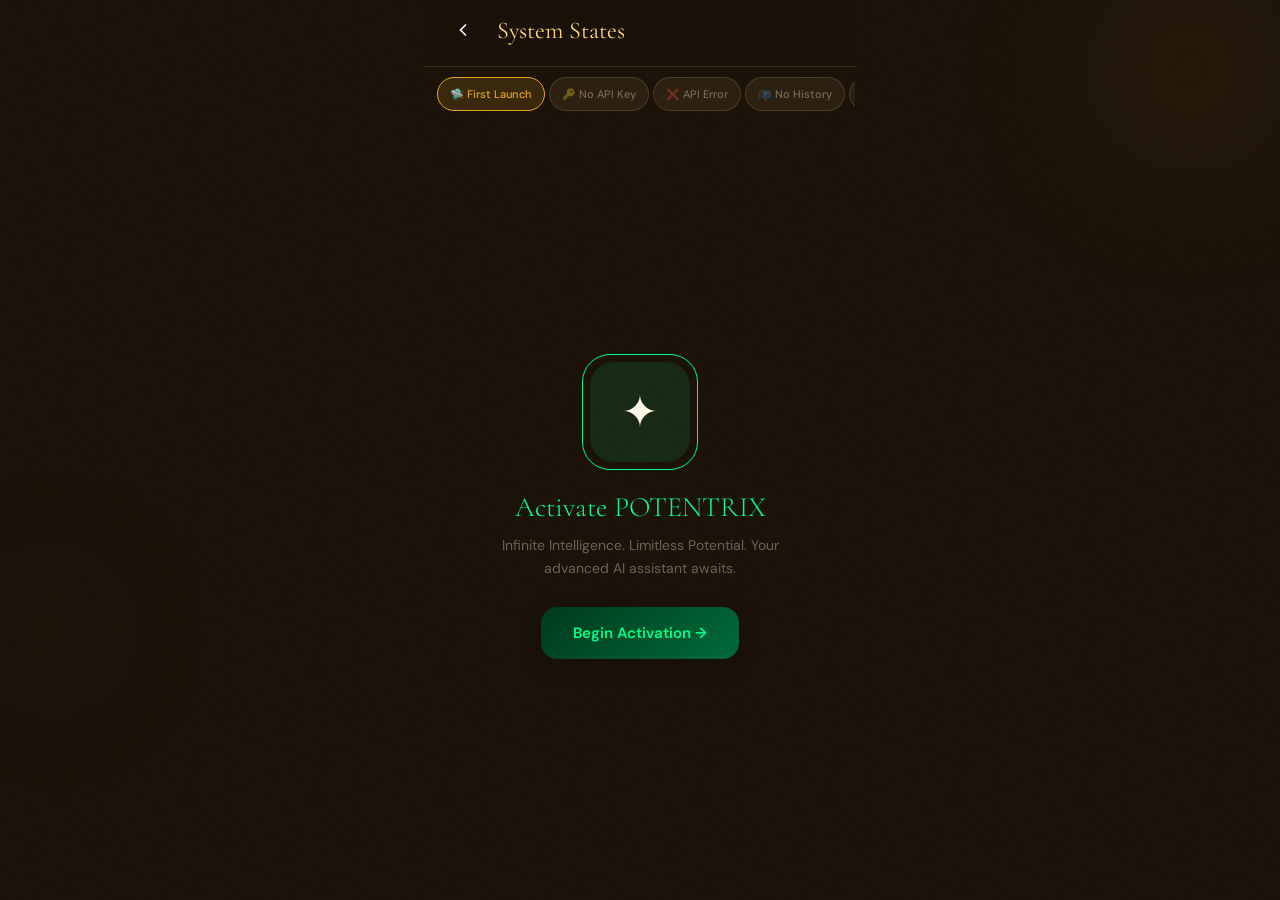
<file: 08-empty-states.html>
<!DOCTYPE html>
<html lang="en">

<head>
    <meta charset="UTF-8">
    <meta name="viewport"
        content="width=device-width,initial-scale=1,maximum-scale=1,user-scalable=no,viewport-fit=cover">
    <meta name="description" content="POTENTRIX — Application states">
    <meta name="theme-color" content="#1A1108">
    <title>POTENTRIX — States</title>
    <link rel="dns-prefetch" href="https://fonts.googleapis.com">
    <link rel="preconnect" href="https://fonts.googleapis.com">
    <link rel="preconnect" href="https://fonts.gstatic.com" crossorigin>
    <link
        href="https://fonts.googleapis.com/css2?family=Cormorant+Garamond:wght@300;400;600&family=DM+Sans:opsz,wght@9..40,300;9..40,400;9..40,500&display=swap"
        rel="stylesheet" media="print" onload="this.media='all'">
    <noscript><link rel="stylesheet" href="https://fonts.googleapis.com/css2?family=Cormorant+Garamond:wght@300;400;600&family=DM+Sans:opsz,wght@9..40,300;9..40,400;9..40,500&display=swap"></noscript>
    <link rel="manifest" href="manifest.json">
    <link rel="apple-touch-icon" href="data:image/svg+xml,<svg xmlns='http://www.w3.org/2000/svg' viewBox='0 0 180 180'><rect width='180' height='180' rx='40' fill='%231A1108'/><text x='90' y='115' font-size='100' text-anchor='middle' fill='%23E6A520'>P</text></svg>">
    <meta property="og:type" content="website">
    <meta property="og:title" content="POTENTRIX — States">
    <meta property="og:description" content="Application states">
    <meta name="twitter:card" content="summary">
    <link rel="stylesheet" href="styles.css">
    <style>
        /* TABS */

        .tabs {
            display: flex;
            gap: 4px;
            padding: 10px 12px;
            overflow-x: auto;
            scrollbar-width: none;
            flex-shrink: 0
        }

        .tabs::-webkit-scrollbar {
            display: none
        }

        .tab {
            padding: 7px 12px;
            border-radius: 20px;
            background: var(--glass);
            border: 1px solid var(--glass-border);
            font-size: 11px;
            font-weight: 500;
            color: var(--text-3);
            white-space: nowrap;
            min-height: 34px;
            display: flex;
            align-items: center;
            gap: 4px;
            transition: all .15s;
            flex-shrink: 0
        }

        .tab:active {
            transform: scale(.96)
        }

        .tab--active {
            background: rgba(230, 165, 32, .15);
            border-color: var(--gold);
            color: var(--gold)
        }

        /* STATE VIEWS */

        .state {
            flex: 1;
            display: none;
            flex-direction: column;
            align-items: center;
            justify-content: center;
            padding: 32px 28px;
            text-align: center
        }

        .state--vis {
            display: flex
        }

        /* HEX */

        .state-hex {
            width: 100px;
            height: 100px;
            border-radius: 24px;
            display: flex;
            align-items: center;
            justify-content: center;
            font-size: 44px;
            margin-bottom: 28px;
            position: relative
        }

        .state-hex--spin {
            animation: hex-float 3s ease-in-out infinite
        }

        .state-hex--pulse::after {
            content: '';
            position: absolute;
            inset: -8px;
            border-radius: 28px;
            border: 1px solid;
            animation: glow-pulse 2s ease-in-out infinite
        }

        @keyframes glow-pulse {

            0%,
            100% {
                opacity: .3;
                transform: scale(1)
            }

            50% {
                opacity: .8;
                transform: scale(1.05)
            }
        }

        .state-hex--shake {
            animation: hex-shake .5s ease 0s 3, hex-float 3s ease-in-out infinite .5s
        }

        @keyframes hex-shake {

            0%,
            100% {
                transform: translateX(0)
            }

            25% {
                transform: translateX(-6px)
            }

            75% {
                transform: translateX(6px)
            }
        }

        .state-title {
            font-family: var(--font-d);
            font-size: 28px;
            font-weight: 300;
            margin-bottom: 10px
        }

        .state-desc {
            font-size: 14px;
            color: var(--text-3);
            line-height: 1.6;
            max-width: 300px;
            margin-bottom: 28px
        }

        .state-btn {
            padding: 16px 32px;
            border-radius: 16px;
            font-size: 15px;
            font-weight: 600;
            box-shadow: 0 4px 20px rgba(0, 0, 0, .2);
            min-height: 52px;
            transition: transform .15s
        }

        .state-btn:active {
            transform: scale(.97)
        }

        .state-btn--gold {
            background: linear-gradient(135deg, var(--gold), var(--gold-lt));
            color: var(--surface)
        }

        .state-btn--accent {
            background: linear-gradient(135deg, var(--accent-dk), #006B3A);
            color: var(--accent)
        }

        .state-btn--red {
            background: rgba(248, 113, 113, .12);
            border: 1px solid rgba(248, 113, 113, .3);
            color: #f87171
        }

        .state-btn--outline {
            background: var(--glass);
            border: 1px solid var(--glass-border);
            color: var(--text-2);
            margin-top: 12px
        }

        .state-link {
            margin-top: 16px;
            font-size: 13px;
            color: var(--gold);
            text-decoration: underline
        }

        /* SKELETON */

        .skeleton-list {
            width: 100%;
            max-width: 360px;
            display: flex;
            flex-direction: column;
            gap: 12px;
            align-items: stretch
        }

        .skel-msg {
            display: flex;
            gap: 10px;
            opacity: 0;
            animation: skel-in .4s var(--spring) forwards
        }

        .skel-msg:nth-child(2) {
            animation-delay: .1s
        }

        .skel-msg:nth-child(3) {
            animation-delay: .2s
        }

        .skel-msg:nth-child(4) {
            animation-delay: .3s
        }

        @keyframes skel-in {
            to {
                opacity: 1
            }
        }

        .skel-msg--right {
            flex-direction: row-reverse
        }

        .skel-avatar {
            width: 32px;
            height: 32px;
            border-radius: 10px;
            flex-shrink: 0
        }

        .skel-bubble {
            flex: 1;
            border-radius: 16px;
            height: 56px
        }

        .skel-bubble--sm {
            max-width: 60%
        }

        .skel-bubble--lg {
            max-width: 80%
        }

        .shimmer {
            background: linear-gradient(90deg, var(--glass) 25%, rgba(230, 165, 32, .08) 50%, var(--glass) 75%);
            background-size: 200% 100%;
            animation: shimmer 1.5s ease-in-out infinite
        }

        @keyframes shimmer {
            0% {
                background-position: 200% 0
            }

            100% {
                background-position: -200% 0
            }
        }

        .skel-bar {
            height: 8px;
            border-radius: 4px;
            margin-top: 8px
        }

        .skel-bar--w60 {
            width: 60%
        }

        .skel-bar--w80 {
            width: 80%
        }

        .skel-bar--w40 {
            width: 40%
        }

        /* TIMER */

        .timer {
            font-family: var(--font-d);
            font-size: 48px;
            font-weight: 300;
            color: var(--gold);
            margin: 16px 0;
            letter-spacing: 4px
        }

        /* OFFLINE BAR */

        .offline-bar {
            display: none;
            align-items: center;
            justify-content: center;
            gap: 6px;
            padding: 8px;
            background: rgba(248, 113, 113, .1);
            border-bottom: 1px solid rgba(248, 113, 113, .2);
            font-size: 12px;
            color: #f87171;
            flex-shrink: 0
        }

        .offline-bar--vis {
            display: flex
        }

    </style>
</head>

<body>
    <div class="ambient" aria-hidden="true">
        <div class="ambient__orb ambient__o1"></div>
        <div class="ambient__orb ambient__o2"></div>
        <div class="ambient__grain"></div>
    </div>
    <div class="app">
        <header class="hdr">
            <button class="hdr__back" onclick="history.back()" aria-label="Go back"><svg viewBox="0 0 24 24">
                    <path d="M15 18l-6-6 6-6" />
                </svg></button>
            <h1 class="hdr__title">System States</h1>
        </header>
        <div class="offline-bar" id="offlineBar">📡 You're offline</div>
        <div class="tabs" id="tabs">
            <button class="tab tab--active" data-state="0">🛸 First Launch</button>
            <button class="tab" data-state="1">🔑 No API Key</button>
            <button class="tab" data-state="2">❌ API Error</button>
            <button class="tab" data-state="3">📭 No History</button>
            <button class="tab" data-state="4">⏳ Loading</button>
            <button class="tab" data-state="5">📡 Offline</button>
            <button class="tab" data-state="6">⏱ Rate Limited</button>
        </div>

        <!-- STATE 0: FIRST LAUNCH -->
        <div class="state state--vis" data-view="0">
            <div class="state-hex state-hex--spin state-hex--pulse"
                style="background:rgba(0,255,136,.1);border:1px solid var(--hex-border)">
                <span style="position:relative;z-index:1">✦</span>
                <style>
                    .state-hex--pulse[style*="hex-border"]::after {
                        border-color: var(--accent)
                    }
                </style>
            </div>
            <div class="state-title" style="color:var(--accent)">Activate POTENTRIX</div>
            <div class="state-desc">Infinite Intelligence. Limitless Potential. Your advanced AI assistant awaits.</div>
            <button class="state-btn state-btn--accent" onclick="location.href='01-splash-onboarding.html'">Begin
                Activation →</button>
        </div>

        <!-- STATE 1: NO API KEY -->
        <div class="state" data-view="1">
            <div class="state-hex" style="background:rgba(230,165,32,.1);border:1px solid var(--glass-border)">⚠️</div>
            <div class="state-title" style="color:var(--gold-lt)">API Key Required</div>
            <div class="state-desc">POTENTRIX needs a Groq API key to unleash its intelligence. It's free to get one!
            </div>
            <button class="state-btn state-btn--gold" onclick="location.href='04-settings.html'">Open Settings
                →</button>
            <a class="state-link" href="https://console.groq.com" target="_blank" rel="noopener">Get a free Groq API key
                ↗</a>
        </div>

        <!-- STATE 2: API ERROR -->
        <div class="state" data-view="2">
            <div class="state-hex state-hex--shake"
                style="background:rgba(248,113,113,.1);border:1px solid rgba(248,113,113,.3)">❌</div>
            <div class="state-title" style="color:#f87171">Connection Lost</div>
            <div class="state-desc">POTENTRIX couldn't reach the Groq servers. Check your API key or try again.</div>
            <button class="state-btn state-btn--red" onclick="location.reload()">🔄 Retry Connection</button>
            <button class="state-btn state-btn--outline" onclick="location.href='04-settings.html'">Check API
                Key</button>
        </div>

        <!-- STATE 3: NO HISTORY -->
        <div class="state" data-view="3">
            <div class="state-hex state-hex--spin" style="background:var(--glass);border:1px solid var(--glass-border)">
                📭</div>
            <div class="state-title" style="color:var(--gold-lt)">No Conversations Yet</div>
            <div class="state-desc">Start your first conversation with POTENTRIX and your chat history will appear
                here.</div>
            <button class="state-btn state-btn--gold" onclick="location.href='02-chat-interface.html'">Start Chatting
                →</button>
        </div>

        <!-- STATE 4: LOADING -->
        <div class="state" data-view="4">
            <div style="margin-bottom:24px;font-family:var(--font-d);font-size:22px;color:var(--gold-lt)">Loading...
            </div>
            <div class="skeleton-list">
                <div class="skel-msg">
                    <div class="skel-avatar shimmer"></div>
                    <div>
                        <div class="skel-bubble skel-bubble--lg shimmer"></div>
                        <div class="skel-bar skel-bar--w60 shimmer"></div>
                    </div>
                </div>
                <div class="skel-msg skel-msg--right">
                    <div class="skel-avatar shimmer" style="background:rgba(230,165,32,.15)"></div>
                    <div>
                        <div class="skel-bubble skel-bubble--sm shimmer"
                            style="background:linear-gradient(90deg,rgba(230,165,32,.1) 25%,rgba(230,165,32,.15) 50%,rgba(230,165,32,.1) 75%);background-size:200% 100%">
                        </div>
                        <div class="skel-bar skel-bar--w40 shimmer"></div>
                    </div>
                </div>
                <div class="skel-msg">
                    <div class="skel-avatar shimmer"></div>
                    <div>
                        <div class="skel-bubble skel-bubble--lg shimmer"></div>
                        <div class="skel-bar skel-bar--w80 shimmer"></div>
                    </div>
                </div>
                <div class="skel-msg skel-msg--right">
                    <div class="skel-avatar shimmer" style="background:rgba(230,165,32,.15)"></div>
                    <div>
                        <div class="skel-bubble skel-bubble--sm shimmer"></div>
                    </div>
                </div>
            </div>
        </div>

        <!-- STATE 5: OFFLINE -->
        <div class="state" data-view="5">
            <div class="state-hex" style="background:rgba(248,113,113,.08);border:1px solid rgba(248,113,113,.2)">📡
            </div>
            <div class="state-title" style="color:#f87171">You're Offline</div>
            <div class="state-desc">POTENTRIX needs an internet connection to function. Check your
                network and try again.</div>
            <button class="state-btn state-btn--red" onclick="location.reload()">🔄 Try Again</button>
        </div>

        <!-- STATE 6: RATE LIMITED -->
        <div class="state" data-view="6">
            <div class="state-hex" style="background:rgba(230,165,32,.1);border:1px solid var(--glass-border)">⏱</div>
            <div class="state-title" style="color:var(--gold)">Cooldown Active</div>
            <div class="state-desc">Too many requests. POTENTRIX needs a moment to recharge.</div>
            <div class="timer" id="timer">0:30</div>
            <button class="state-btn state-btn--outline" id="retryTimer" disabled>Retry when timer ends</button>
        </div>
    </div>

    <script src="app.js"></script>
    <script>
        (function () {
            'use strict';
            const tabs = document.getElementById('tabs');
            const views = document.querySelectorAll('.state');
            const offlineBar = document.getElementById('offlineBar');

            tabs.addEventListener('click', e => {
                const tab = e.target.closest('.tab'); if (!tab) return;
                const idx = tab.dataset.state;
                tabs.querySelectorAll('.tab').forEach(t => t.classList.remove('tab--active'));
                tab.classList.add('tab--active');
                views.forEach(v => { v.classList.toggle('state--vis', v.dataset.view === idx); });
                offlineBar.classList.toggle('offline-bar--vis', idx === '5');
                if (idx === '6') startTimer();
            });

            // Timer
            let timerInterval;
            function startTimer() {
                clearInterval(timerInterval);
                let seconds = 30;
                const timerEl = document.getElementById('timer');
                const retryBtn = document.getElementById('retryTimer');
                retryBtn.disabled = true; retryBtn.textContent = 'Retry when timer ends';
                timerEl.textContent = '0:' + String(seconds).padStart(2, '0');
                timerInterval = setInterval(() => {
                    seconds--;
                    timerEl.textContent = '0:' + String(seconds).padStart(2, '0');
                    if (seconds <= 0) {
                        clearInterval(timerInterval);
                        timerEl.textContent = '0:00';
                        retryBtn.disabled = false; retryBtn.textContent = '✦ Ready — Retry Now';
                        retryBtn.style.borderColor = 'var(--accent)'; retryBtn.style.color = 'var(--accent)';
                    }
                }, 1000);
            }
        })();
    </script>
</body>

</html>
</file>
<file: styles.css>
/* POTENTRIX — Shared Styles */

/* ===== DESIGN TOKENS ===== */
:root {
    --ivory: #FFF8E7;
    --gold-lt: #FFD77A;
    --gold: #E6A520;
    --amber: #7A4A00;
    --amber-dk: #4A2D00;
    --surface: #1A1108;
    --surface-raised: #241A0F;
    --surface-overlay: rgba(26, 17, 8, .92);
    --glass: rgba(255, 216, 122, .07);
    --glass2: rgba(230, 165, 32, .13);
    --glass-border: rgba(255, 215, 122, .15);
    --glass-border-hover: rgba(255, 215, 122, .3);
    --text-1: #FFF8E7;
    --text-2: rgba(255, 248, 231, .6);
    --text-3: rgba(255, 248, 231, .35);
    --accent: #00FF88;
    --accent-dk: #003A1F;
    --accent-mid: #00C46A;
    --accent-border: rgba(0, 255, 136, .25);
    --font-d: 'Cormorant Garamond', Georgia, serif;
    --font-b: 'DM Sans', system-ui, sans-serif;
    --font-c: 'JetBrains Mono', monospace;
    --spring: cubic-bezier(.22, 1, .36, 1);
    --bounce: cubic-bezier(.34, 1.56, .64, 1);
    --safe-t: env(safe-area-inset-top, 20px);
    --safe-b: env(safe-area-inset-bottom, 0px);
    --mode-color: var(--gold)
}

/* ===== RESET ===== */
*,
*::before,
*::after {
    margin: 0;
    padding: 0;
    box-sizing: border-box;
    -webkit-tap-highlight-color: transparent
}

html {
    font-size: 16px;
    -webkit-text-size-adjust: 100%;
    touch-action: manipulation
}

body {
    font-family: var(--font-b);
    background: var(--surface);
    color: var(--text-1);
    height: 100dvh;
    overflow: hidden;
    overscroll-behavior: contain;
    -webkit-font-smoothing: antialiased
}

button {
    font-family: inherit;
    border: none;
    background: none;
    cursor: pointer;
    color: inherit;
    touch-action: manipulation
}

input,
textarea {
    font-family: inherit;
    border: none;
    outline: none;
    background: none;
    color: inherit
}

a {
    color: inherit;
    text-decoration: none
}

@media (prefers-reduced-motion: reduce) {

    *,
    *::before,
    *::after {
        animation-duration: .01ms !important;
        transition-duration: .01ms !important
    }
}

/* ===== AMBIENT BACKGROUND ===== */
.ambient {
    position: fixed;
    inset: 0;
    z-index: 0;
    pointer-events: none;
    overflow: hidden
}

.ambient__orb {
    position: absolute;
    border-radius: 50%;
    filter: blur(80px);
    will-change: transform
}

.ambient__o1 {
    width: 260px;
    height: 260px;
    background: radial-gradient(circle, rgba(230, 165, 32, .12), transparent 70%);
    top: -60px;
    right: -40px;
    animation: ao 12s ease-in-out infinite
}

.ambient__o2 {
    width: 180px;
    height: 180px;
    background: radial-gradient(circle, rgba(0, 255, 136, .06), transparent 70%);
    bottom: 20%;
    left: -40px;
    animation: ao 15s ease-in-out infinite reverse
}

.ambient__grain {
    position: absolute;
    inset: 0;
    opacity: .025;
    background-image: url("data:image/svg+xml,%3Csvg viewBox='0 0 256 256' xmlns='http://www.w3.org/2000/svg'%3E%3Cfilter id='n'%3E%3CfeTurbulence type='fractalNoise' baseFrequency='.9' numOctaves='4' stitchTiles='stitch'/%3E%3C/filter%3E%3Crect width='100%25' height='100%25' filter='url(%23n)'/%3E%3C/svg%3E");
    background-size: 128px
}

@keyframes ao {

    0%,
    100% {
        transform: translate(0) scale(1)
    }

    50% {
        transform: translate(-20px, 30px) scale(1.1)
    }
}

/* ===== APP CONTAINER ===== */
.app {
    position: relative;
    width: 100%;
    max-width: 430px;
    height: 100dvh;
    margin: 0 auto;
    display: flex;
    flex-direction: column;
    z-index: 1;
    contain: layout style
}

/* ===== HEADER ===== */
.hdr {
    display: flex;
    align-items: center;
    gap: 12px;
    padding: calc(var(--safe-t) + 8px) 16px 14px;
    background: var(--surface-overlay);
    backdrop-filter: blur(24px);
    -webkit-backdrop-filter: blur(24px);
    border-bottom: 1px solid var(--glass-border);
    z-index: 10
}

.hdr__back {
    width: 44px;
    height: 44px;
    display: flex;
    align-items: center;
    justify-content: center;
    border-radius: 50%;
    transition: background .15s
}

.hdr__back:hover {
    background: var(--glass)
}

.hdr__back:active {
    transform: scale(.96)
}

.hdr__back svg {
    width: 20px;
    height: 20px;
    stroke: var(--text-1);
    fill: none;
    stroke-width: 2;
    stroke-linecap: round
}

.hdr__title {
    font-family: var(--font-d);
    font-size: 24px;
    font-weight: 400;
    color: var(--gold-lt);
    flex: 1
}

/* ===== SCROLLABLE CONTENT ===== */
.content {
    flex: 1;
    overflow-y: auto;
    padding: 16px 16px calc(var(--safe-b) + 100px);
    overscroll-behavior: contain;
    -webkit-overflow-scrolling: touch;
    scrollbar-width: none;
    contain: content
}

.content::-webkit-scrollbar {
    display: none
}

/* ===== BOTTOM NAVIGATION ===== */
.nav {
    position: fixed;
    bottom: 0;
    left: 50%;
    transform: translateX(-50%);
    width: 100%;
    max-width: 430px;
    display: flex;
    justify-content: space-around;
    padding: 8px 0 calc(var(--safe-b) + 8px);
    background: var(--surface-overlay);
    backdrop-filter: blur(24px);
    -webkit-backdrop-filter: blur(24px);
    border-top: 1px solid var(--glass-border);
    z-index: 10
}

.nav__item {
    display: flex;
    flex-direction: column;
    align-items: center;
    gap: 2px;
    padding: 4px 16px;
    min-width: 44px;
    min-height: 44px;
    border-radius: 12px;
    text-decoration: none
}

.nav__item:active {
    transform: scale(.96)
}

.nav__item--active .nav__icon {
    stroke: var(--gold)
}

.nav__item--active .nav__label {
    color: var(--gold)
}

.nav__icon {
    width: 22px;
    height: 22px;
    stroke: var(--text-3);
    fill: none;
    stroke-width: 1.8;
    stroke-linecap: round;
    stroke-linejoin: round
}

.nav__label {
    font-size: 10px;
    color: var(--text-3)
}

/* ===== TOAST ===== */
.toast {
    position: fixed;
    bottom: calc(var(--safe-b) + 90px);
    left: 50%;
    transform: translateX(-50%) translateY(100px);
    background: var(--surface-raised);
    border: 1px solid var(--glass-border);
    border-radius: 16px;
    padding: 12px 20px;
    font-size: 13px;
    color: var(--text-1);
    box-shadow: 0 8px 32px rgba(0, 0, 0, .3);
    z-index: 200;
    opacity: 0;
    transition: transform .4s var(--spring), opacity .4s var(--spring);
    white-space: nowrap
}

.toast--vis {
    opacity: 1;
    transform: translateX(-50%) translateY(0)
}

/* ===== COMMON ANIMATIONS ===== */
@keyframes hex-float {

    0%,
    100% {
        transform: translateY(0)
    }

    50% {
        transform: translateY(-8px)
    }
}

@keyframes hex-spin {
    to {
        filter: hue-rotate(360deg)
    }
}

@keyframes card-in {
    to {
        opacity: 1;
        transform: translateY(0)
    }
}

@keyframes fade-up {
    from {
        opacity: 0;
        transform: translateY(16px)
    }

    to {
        opacity: 1;
        transform: translateY(0)
    }
}

/* ===== SECTION TITLES ===== */
.section-title {
    font-size: 11px;
    font-weight: 600;
    letter-spacing: 1.5px;
    text-transform: uppercase;
    color: var(--text-3);
    margin-bottom: 12px;
    padding: 0 4px
}
</file>
